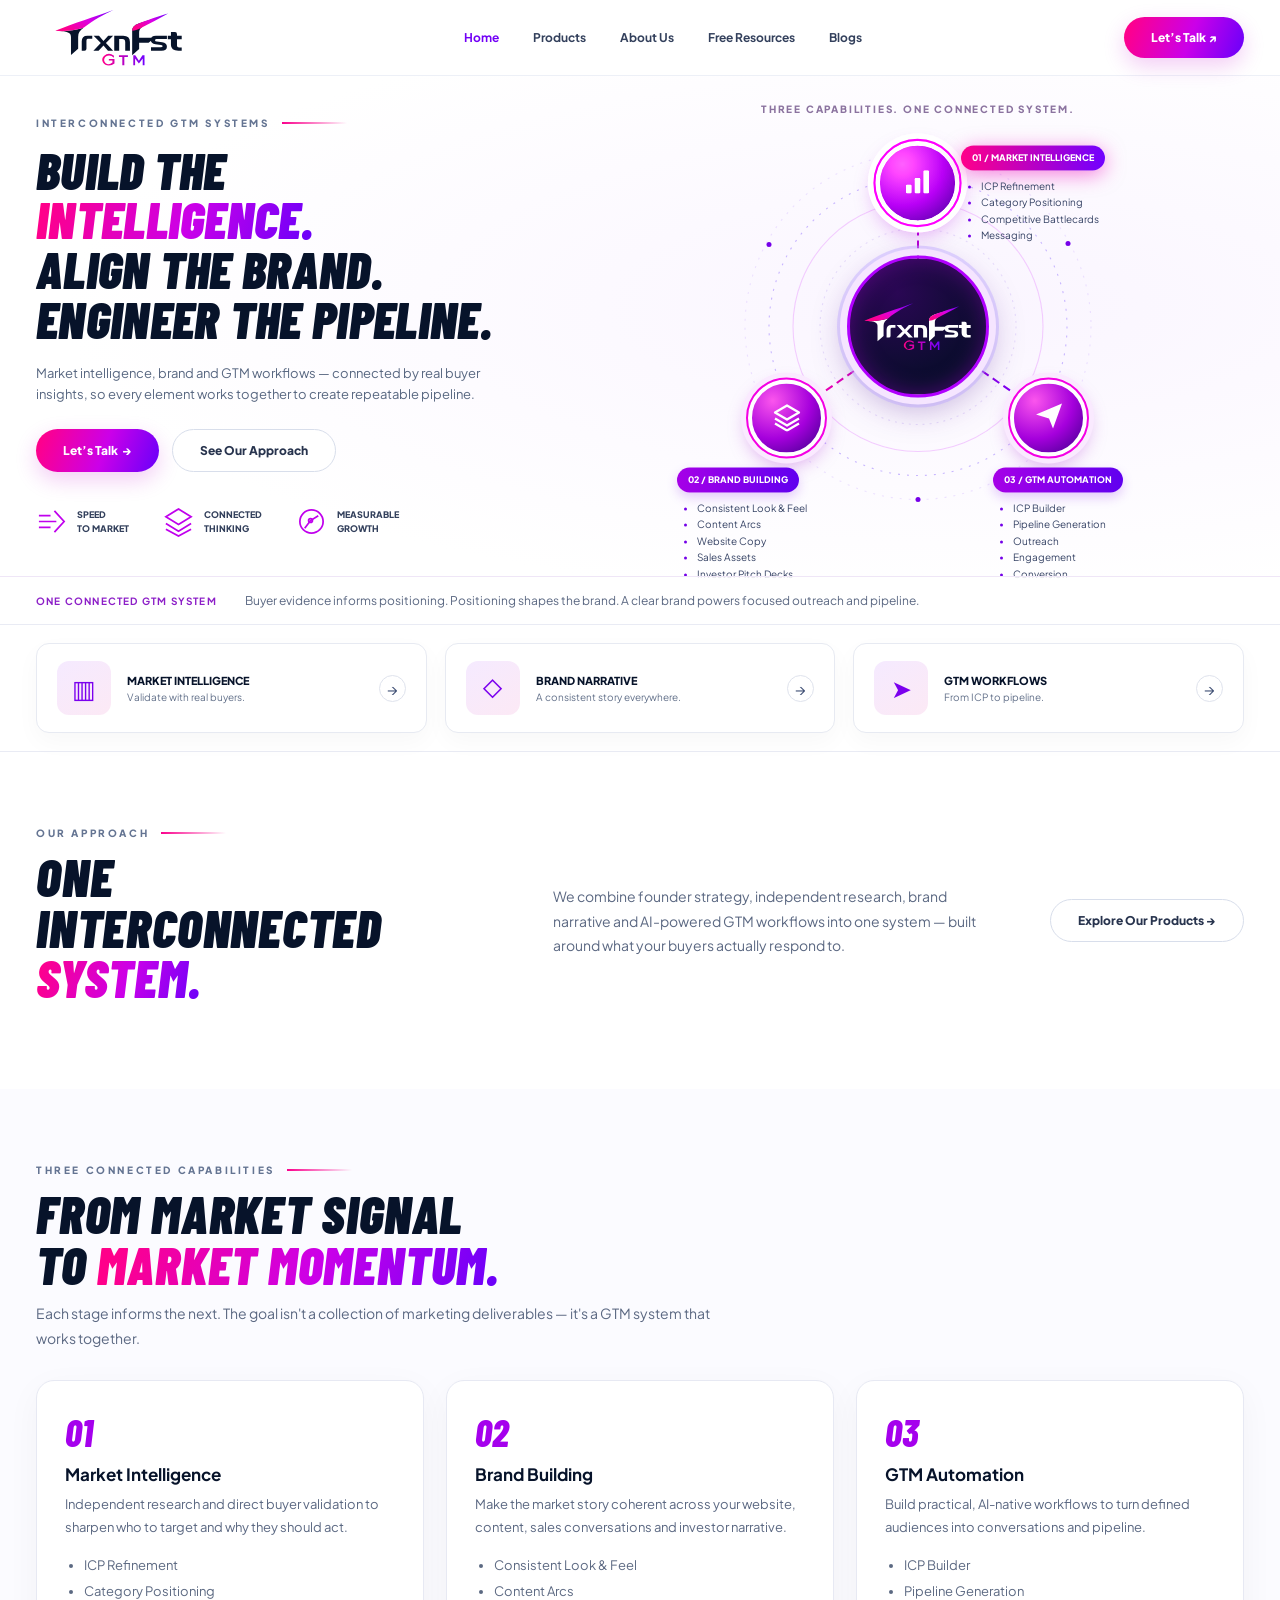
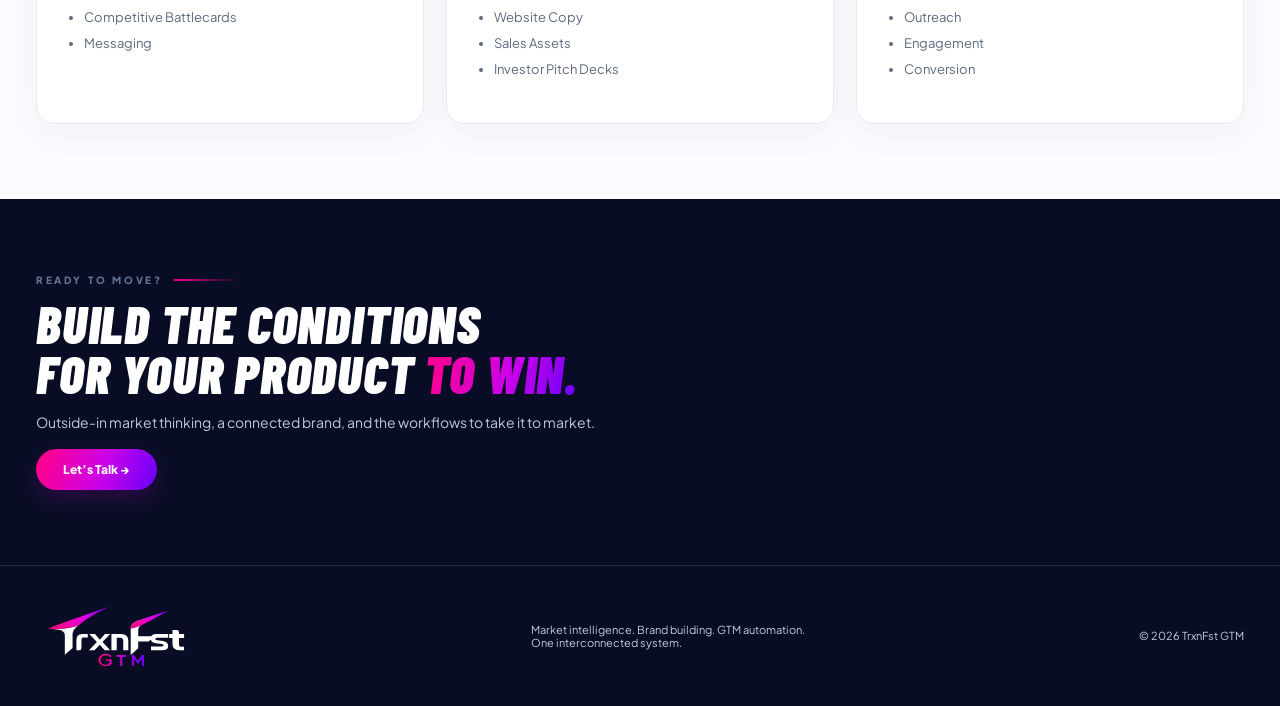
<file: index.html>
<!DOCTYPE html>

<html lang="en"><head><meta charset="utf-8"/><meta content="width=device-width,initial-scale=1" name="viewport"/><meta content="#07132a" name="theme-color"/><meta content="TrxnFst GTM connects market intelligence, brand building and GTM automation to create a stronger B2B pipeline." name="description"/><link href="[data-uri]" rel="icon" type="image/svg+xml"/><link href="styles.css" rel="stylesheet"/><title>Interconnected GTM systems | TrxnFst GTM</title></head><body><header class="site-header"><nav class="wrap nav"><a aria-label="TrxnFst GTM Home" href="index.html"><span aria-label="TrxnFst GTM" class="brand-logo" role="img"><svg aria-label="TrxnFst GTM" role="img" viewbox="25 15 610 290" xmlns="http://www.w3.org/2000/svg"><defs>
<lineargradient id="blade" x1="0%" x2="100%" y1="60%" y2="0%"><stop offset="0%" stop-color="#FF008B"></stop><stop offset="48%" stop-color="#DB00E6"></stop><stop offset="100%" stop-color="#6600FF"></stop></lineargradient>
<lineargradient gradientunits="userSpaceOnUse" id="gtm" x1="260" x2="447" y1="0" y2="0"><stop stop-color="#FF008B"></stop><stop offset="100%" stop-color="#7000FF"></stop></lineargradient>
</defs><path d="M48 130 C78 131 98 133 109 140 C116 145 118 149 118 160 L118 238 L150 210 L150 158 C150 139 158 129 174 117 C128 132 91 131 48 130 Z" fill="#07132A"></path><path d="M48 130 C123 99 229 65 307 37 C265 57 220 79 174 117 C127 131 87 134 48 130 Z" fill="url(#blade)"></path><path d="M166 219 L166 177 Q166 152 191 152 L213 152 L213 166 L193 166 Q187 166 187 174 L187 210 Q187 219 178 219 Z" fill="#07132A"></path><path d="M219 152 L243 152 L263 176 L284 152 L306 152 L274 185 L306 219 L283 219 L263 196 L241 219 L218 219 L251 185 Z" fill="#07132A"></path><path d="M311 219 L311 152 L351 152 Q381 152 381 180 L381 219 L360 219 L360 181 Q360 167 347 167 L333 167 L333 219 Z" fill="#07132A"></path><path d="M391 130 C391 115 400 104 420 97 C440 90 461 85 482 78 C463 92 444 105 430 118 C424 124 422 131 422 141 L422 161 L493 161 L464 183 L422 183 L422 211 L391 239 Z" fill="#07132A"></path><path d="M391 130 C391 115 400 104 420 97 C455 84 510 65 551 53 C512 75 469 98 430 118 C414 126 402 129 391 130 Z" fill="url(#blade)"></path><path d="M475 219 L475 204 L518 204 Q527 204 527 198 Q527 194 520 193 L495 190 Q474 187 474 171 Q474 152 497 152 L546 152 L546 167 L500 167 Q493 167 493 173 Q493 177 501 178 L525 181 Q546 185 546 201 Q546 219 522 219 Z" fill="#07132A"></path><path d="M564 135 L582 135 Q591 135 591 145 L591 152 L612 152 L612 168 L591 168 L591 197 Q591 205 600 205 L612 205 L612 219 L597 219 Q564 219 564 194 L564 168 L550 168 L550 152 L564 152 Z" fill="#07132A"></path><g fill="url(#gtm)"><path d="M309 250 Q300 240 288 240 Q273 240 268 252 Q262 266 273 275 Q287 286 303 272 L303 263 L287 263 L287 256 L312 256 L312 276 Q301 285 287 285 Q269 285 261 272 Q252 255 265 243 Q285 224 310 241 Z" fill="url(#gtm)"></path><path d="M332 239 L372 239 L372 247 L356 247 L356 284 L347 284 L347 247 L332 247 Z" fill="url(#gtm)"></path><path d="M396 284 L396 239 L405 239 L421 264 L437 239 L446 239 L446 284 L438 284 L438 254 L421 276 L404 254 L404 284 Z" fill="url(#gtm)"></path></g></svg></span></a><button aria-expanded="false" aria-label="Toggle navigation" class="menu-toggle">☰</button><div class="nav-links"><a class="active" href="index.html">Home</a><a class="" href="products.html">Products</a><a class="" href="about.html">About Us</a><a class="" href="resources.html">Free Resources</a><a class="" href="blog.html">Blogs</a></div><a class="cta" href="mailto:hello@trxnfirst.com?subject=Let%27s%20Talk%20GTM">Let’s Talk ↗</a></nav></header><section class="hero"><div class="wrap hero-inner"><div class="hero-copy"><div class="eyebrow">INTERCONNECTED GTM SYSTEMS</div><h1>BUILD THE<br/><span class="accent">INTELLIGENCE.</span><br/>ALIGN THE BRAND.<br/>ENGINEER THE PIPELINE.</h1><p>Market intelligence, brand and GTM workflows — connected by real buyer insights, so every element works together to create repeatable pipeline.</p><div class="actions"><a class="btn btn-primary" href="mailto:hello@trxnfirst.com?subject=Let%27s%20Talk%20GTM">Let’s Talk  →</a><a class="btn btn-outline" href="about.html">See Our Approach</a></div><div class="proof"><div class="proof-item"><svg viewbox="0 0 32 32"><path d="M3 16h18M3 10h12M3 22h12M19 5l10 11-10 11"></path></svg><span>SPEED<br/>TO MARKET</span></div><div class="proof-item"><svg viewbox="0 0 32 32"><path d="M16 3 29 11 16 19 3 11 16 3ZM3 18l13 8 13-8M3 24l13 7 13-7"></path></svg><span>CONNECTED<br/>THINKING</span></div><div class="proof-item"><svg viewbox="0 0 32 32"><circle cx="16" cy="16" r="12"></circle><path d="m9 23 6-8 8-5"></path><circle cx="15" cy="15" r="2"></circle></svg><span>MEASURABLE<br/>GROWTH</span></div></div></div><div class="hero-graphic"><div class="viz-kicker">THREE CAPABILITIES. ONE CONNECTED SYSTEM.</div><div aria-label="Connected GTM system: Market Intelligence, Brand Building and GTM Automation" class="system-viz" id="systemViz">
<svg aria-hidden="true" class="system-lines" viewbox="0 0 580 435"><defs><lineargradient id="linegrad" x1="0" x2="1"><stop stop-color="#FF00A8"></stop><stop offset="1" stop-color="#6A00FF"></stop></lineargradient></defs>
<circle class="orbit" cx="290" cy="208" r="149"></circle><circle class="orbit orbit2" cx="290" cy="208" r="125"></circle><circle class="orbit orbit3" cx="290" cy="208" r="98"></circle><circle class="orbit orbit4" cx="290" cy="208" r="173"></circle>
<path class="connector" d="M290 208 L290 64 M290 208 L159 299 M290 208 L421 299"></path>
<circle cx="290" cy="64" fill="#7800ff" r="3"></circle><circle cx="159" cy="299" fill="#7800ff" r="3"></circle><circle cx="421" cy="299" fill="#7800ff" r="3"></circle>
<g class="orbit-dots"><circle cx="290" cy="35" r="2.5"></circle><circle cx="440" cy="125" r="2.5"></circle><circle cx="141" cy="126" r="2.5"></circle><circle cx="290" cy="381" r="2.5"></circle></g></svg>
<div class="core"><div class="core-glow"></div><span aria-label="TrxnFst GTM" class="core-logo" role="img"><svg aria-label="TrxnFst GTM" role="img" viewbox="25 15 610 290" xmlns="http://www.w3.org/2000/svg"><defs>
<lineargradient id="blade" x1="0%" x2="100%" y1="60%" y2="0%"><stop offset="0%" stop-color="#FF008B"></stop><stop offset="48%" stop-color="#DB00E6"></stop><stop offset="100%" stop-color="#6600FF"></stop></lineargradient>
<lineargradient gradientunits="userSpaceOnUse" id="gtm" x1="260" x2="447" y1="0" y2="0"><stop stop-color="#FF008B"></stop><stop offset="100%" stop-color="#7000FF"></stop></lineargradient>
</defs><path d="M48 130 C78 131 98 133 109 140 C116 145 118 149 118 160 L118 238 L150 210 L150 158 C150 139 158 129 174 117 C128 132 91 131 48 130 Z" fill="#FFFFFF"></path><path d="M48 130 C123 99 229 65 307 37 C265 57 220 79 174 117 C127 131 87 134 48 130 Z" fill="url(#blade)"></path><path d="M166 219 L166 177 Q166 152 191 152 L213 152 L213 166 L193 166 Q187 166 187 174 L187 210 Q187 219 178 219 Z" fill="#FFFFFF"></path><path d="M219 152 L243 152 L263 176 L284 152 L306 152 L274 185 L306 219 L283 219 L263 196 L241 219 L218 219 L251 185 Z" fill="#FFFFFF"></path><path d="M311 219 L311 152 L351 152 Q381 152 381 180 L381 219 L360 219 L360 181 Q360 167 347 167 L333 167 L333 219 Z" fill="#FFFFFF"></path><path d="M391 130 C391 115 400 104 420 97 C440 90 461 85 482 78 C463 92 444 105 430 118 C424 124 422 131 422 141 L422 161 L493 161 L464 183 L422 183 L422 211 L391 239 Z" fill="#FFFFFF"></path><path d="M391 130 C391 115 400 104 420 97 C455 84 510 65 551 53 C512 75 469 98 430 118 C414 126 402 129 391 130 Z" fill="url(#blade)"></path><path d="M475 219 L475 204 L518 204 Q527 204 527 198 Q527 194 520 193 L495 190 Q474 187 474 171 Q474 152 497 152 L546 152 L546 167 L500 167 Q493 167 493 173 Q493 177 501 178 L525 181 Q546 185 546 201 Q546 219 522 219 Z" fill="#FFFFFF"></path><path d="M564 135 L582 135 Q591 135 591 145 L591 152 L612 152 L612 168 L591 168 L591 197 Q591 205 600 205 L612 205 L612 219 L597 219 Q564 219 564 194 L564 168 L550 168 L550 152 L564 152 Z" fill="#FFFFFF"></path><g fill="url(#gtm)"><path d="M309 250 Q300 240 288 240 Q273 240 268 252 Q262 266 273 275 Q287 286 303 272 L303 263 L287 263 L287 256 L312 256 L312 276 Q301 285 287 285 Q269 285 261 272 Q252 255 265 243 Q285 224 310 241 Z" fill="url(#gtm)"></path><path d="M332 239 L372 239 L372 247 L356 247 L356 284 L347 284 L347 247 L332 247 Z" fill="url(#gtm)"></path><path d="M396 284 L396 239 L405 239 L421 264 L437 239 L446 239 L446 284 L438 284 L438 254 L421 276 L404 254 L404 284 Z" fill="url(#gtm)"></path></g></svg></span></div>
<div class="node node-intelligence" data-stage="intelligence" tabindex="0"><div class="node-icon"><svg viewbox="0 0 32 32"><rect height="8" rx="1" width="5" x="5" y="19"></rect><rect height="14" rx="1" width="5" x="13" y="13"></rect><rect height="21" rx="1" width="5" x="21" y="6"></rect></svg></div></div>
<div class="node node-brand" data-stage="brand" tabindex="0"><div class="node-icon"><svg viewbox="0 0 32 32"><path d="M4 13 L16 6 L28 13 L16 20 Z M4 19 L16 26 L28 19 M4 24 L16 31 L28 24" fill="none" stroke="currentColor" stroke-linejoin="round" stroke-width="2.3"></path></svg></div></div>
<div class="node node-automation" data-stage="automation" tabindex="0"><div class="node-icon"><svg viewbox="0 0 32 32"><path d="M3 15 L29 4 L20 29 L16 19 Z" fill="currentColor"></path></svg></div></div>
<div class="cap cap-intelligence" data-stage="intelligence"><span class="cap-label">01 / MARKET INTELLIGENCE</span><ul><li>ICP Refinement</li><li>Category Positioning</li><li>Competitive Battlecards</li><li>Messaging</li></ul></div>
<div class="cap cap-brand" data-stage="brand"><span class="cap-label">02 / BRAND BUILDING</span><ul><li>Consistent Look &amp; Feel</li><li>Content Arcs</li><li>Website Copy</li><li>Sales Assets</li><li>Investor Pitch Decks</li></ul></div>
<div class="cap cap-automation" data-stage="automation"><span class="cap-label">03 / GTM AUTOMATION</span><ul><li>ICP Builder</li><li>Pipeline Generation</li><li>Outreach</li><li>Engagement</li><li>Conversion</li></ul></div>
</div></div></div><div class="system-principle"><div class="wrap system-principle-inner"><strong>ONE CONNECTED GTM SYSTEM</strong><span>Buyer evidence informs positioning. Positioning shapes the brand. A clear brand powers focused outreach and pipeline.</span></div></div></section><div class="feature-strip"><div class="wrap feature-grid"><a class="feature-card" href="products.html#intelligence"><div class="feature-icon">▥</div><div><strong>MARKET INTELLIGENCE</strong><small>Validate with real buyers.</small></div><span class="arr">→</span></a><a class="feature-card" href="products.html#brand"><div class="feature-icon">◇</div><div><strong>BRAND NARRATIVE</strong><small>A consistent story everywhere.</small></div><span class="arr">→</span></a><a class="feature-card" href="products.html#automation"><div class="feature-icon">➤</div><div><strong>GTM WORKFLOWS</strong><small>From ICP to pipeline.</small></div><span class="arr">→</span></a></div></div><section class="section" id="approach"><div class="wrap approach-grid"><div><div class="eyebrow">OUR APPROACH</div><h2>ONE<br/>INTERCONNECTED<br/><span class="accent">SYSTEM.</span></h2></div><p>We combine founder strategy, independent research, brand narrative and AI-powered GTM workflows into one system — built around what your buyers actually respond to.</p><a class="btn btn-outline" href="products.html">Explore Our Products →</a></div></section><section class="section light"><div class="wrap"><div class="section-heading reveal"><div class="eyebrow">THREE CONNECTED CAPABILITIES</div><h2>FROM MARKET SIGNAL<br/>TO <span class="accent">MARKET MOMENTUM.</span></h2><p>Each stage informs the next. The goal isn't a collection of marketing deliverables — it's a GTM system that works together.</p></div><div class="cards"><article class="info-card reveal"><span class="number">01</span><h3>Market Intelligence</h3><p>Independent research and direct buyer validation to sharpen who to target and why they should act.</p><ul><li>ICP Refinement</li><li>Category Positioning</li><li>Competitive Battlecards</li><li>Messaging</li></ul></article><article class="info-card reveal"><span class="number">02</span><h3>Brand Building</h3><p>Make the market story coherent across your website, content, sales conversations and investor narrative.</p><ul><li>Consistent Look &amp; Feel</li><li>Content Arcs</li><li>Website Copy</li><li>Sales Assets</li><li>Investor Pitch Decks</li></ul></article><article class="info-card reveal"><span class="number">03</span><h3>GTM Automation</h3><p>Build practical, AI-native workflows to turn defined audiences into conversations and pipeline.</p><ul><li>ICP Builder</li><li>Pipeline Generation</li><li>Outreach</li><li>Engagement</li><li>Conversion</li></ul></article></div></div></section><section class="section bottom-cta"><div class="wrap"><div class="eyebrow">READY TO MOVE?</div><h2>BUILD THE CONDITIONS<br/>FOR YOUR PRODUCT <span class="accent">TO WIN.</span></h2><p>Outside-in market thinking, a connected brand, and the workflows to take it to market.</p><a class="btn btn-primary" href="mailto:hello@trxnfirst.com?subject=Let%27s%20Talk%20GTM">Let’s Talk →</a></div></section><footer class="site-footer"><div class="wrap footer-row"><span aria-label="TrxnFst GTM" class="footer-logo" role="img"><svg aria-label="TrxnFst GTM" role="img" viewbox="25 15 610 290" xmlns="http://www.w3.org/2000/svg"><defs>
<lineargradient id="blade" x1="0%" x2="100%" y1="60%" y2="0%"><stop offset="0%" stop-color="#FF008B"></stop><stop offset="48%" stop-color="#DB00E6"></stop><stop offset="100%" stop-color="#6600FF"></stop></lineargradient>
<lineargradient gradientunits="userSpaceOnUse" id="gtm" x1="260" x2="447" y1="0" y2="0"><stop stop-color="#FF008B"></stop><stop offset="100%" stop-color="#7000FF"></stop></lineargradient>
</defs><path d="M48 130 C78 131 98 133 109 140 C116 145 118 149 118 160 L118 238 L150 210 L150 158 C150 139 158 129 174 117 C128 132 91 131 48 130 Z" fill="#FFFFFF"></path><path d="M48 130 C123 99 229 65 307 37 C265 57 220 79 174 117 C127 131 87 134 48 130 Z" fill="url(#blade)"></path><path d="M166 219 L166 177 Q166 152 191 152 L213 152 L213 166 L193 166 Q187 166 187 174 L187 210 Q187 219 178 219 Z" fill="#FFFFFF"></path><path d="M219 152 L243 152 L263 176 L284 152 L306 152 L274 185 L306 219 L283 219 L263 196 L241 219 L218 219 L251 185 Z" fill="#FFFFFF"></path><path d="M311 219 L311 152 L351 152 Q381 152 381 180 L381 219 L360 219 L360 181 Q360 167 347 167 L333 167 L333 219 Z" fill="#FFFFFF"></path><path d="M391 130 C391 115 400 104 420 97 C440 90 461 85 482 78 C463 92 444 105 430 118 C424 124 422 131 422 141 L422 161 L493 161 L464 183 L422 183 L422 211 L391 239 Z" fill="#FFFFFF"></path><path d="M391 130 C391 115 400 104 420 97 C455 84 510 65 551 53 C512 75 469 98 430 118 C414 126 402 129 391 130 Z" fill="url(#blade)"></path><path d="M475 219 L475 204 L518 204 Q527 204 527 198 Q527 194 520 193 L495 190 Q474 187 474 171 Q474 152 497 152 L546 152 L546 167 L500 167 Q493 167 493 173 Q493 177 501 178 L525 181 Q546 185 546 201 Q546 219 522 219 Z" fill="#FFFFFF"></path><path d="M564 135 L582 135 Q591 135 591 145 L591 152 L612 152 L612 168 L591 168 L591 197 Q591 205 600 205 L612 205 L612 219 L597 219 Q564 219 564 194 L564 168 L550 168 L550 152 L564 152 Z" fill="#FFFFFF"></path><g fill="url(#gtm)"><path d="M309 250 Q300 240 288 240 Q273 240 268 252 Q262 266 273 275 Q287 286 303 272 L303 263 L287 263 L287 256 L312 256 L312 276 Q301 285 287 285 Q269 285 261 272 Q252 255 265 243 Q285 224 310 241 Z" fill="url(#gtm)"></path><path d="M332 239 L372 239 L372 247 L356 247 L356 284 L347 284 L347 247 L332 247 Z" fill="url(#gtm)"></path><path d="M396 284 L396 239 L405 239 L421 264 L437 239 L446 239 L446 284 L438 284 L438 254 L421 276 L404 254 L404 284 Z" fill="url(#gtm)"></path></g></svg></span><small>Market intelligence. Brand building. GTM automation.<br/>One interconnected system.</small><small>© 2026 TrxnFst GTM</small></div></footer><script defer="" src="script.js"></script></body></html>
</file>
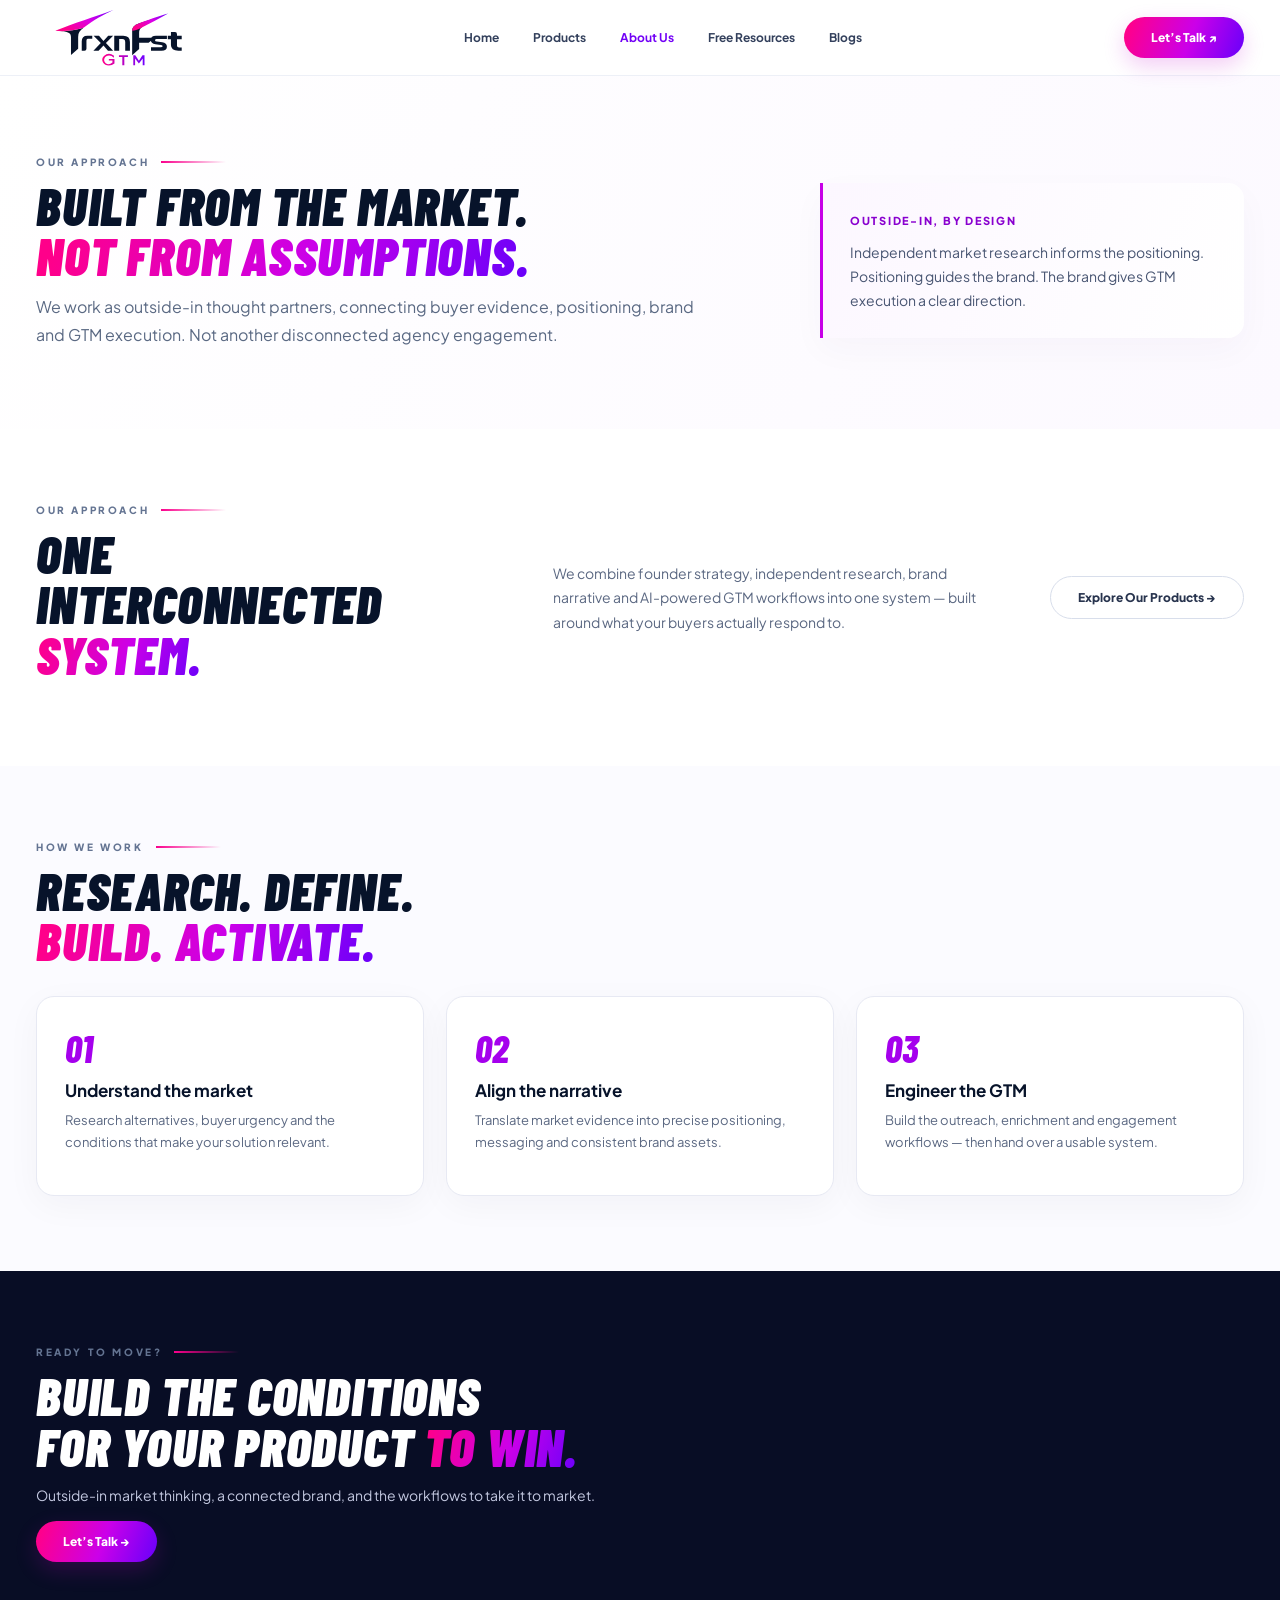
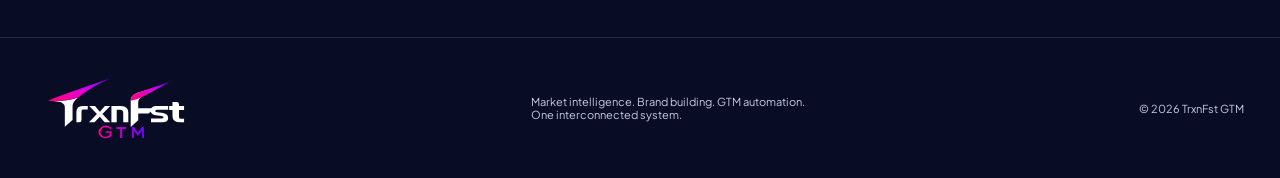
<file: about.html>
<!DOCTYPE html>
<html lang="en"><head><meta charset="utf-8"/><meta content="width=device-width,initial-scale=1" name="viewport"/><meta content="#07132a" name="theme-color"/><meta content="TrxnFst GTM connects market intelligence, brand building and GTM automation to create a stronger B2B pipeline." name="description"/><link href="[data-uri]" rel="icon" type="image/svg+xml"/><link href="styles.css" rel="stylesheet"/><title>Our approach | TrxnFst GTM</title></head><body><header class="site-header"><nav class="wrap nav"><a aria-label="TrxnFst GTM Home" href="index.html"><span aria-label="TrxnFst GTM" class="brand-logo" role="img"><svg aria-label="TrxnFst GTM" role="img" viewbox="25 15 610 290" xmlns="http://www.w3.org/2000/svg"><defs>
<lineargradient id="blade" x1="0%" x2="100%" y1="60%" y2="0%"><stop offset="0%" stop-color="#FF008B"></stop><stop offset="48%" stop-color="#DB00E6"></stop><stop offset="100%" stop-color="#6600FF"></stop></lineargradient>
<lineargradient gradientunits="userSpaceOnUse" id="gtm" x1="260" x2="447" y1="0" y2="0"><stop stop-color="#FF008B"></stop><stop offset="100%" stop-color="#7000FF"></stop></lineargradient>
</defs><path d="M48 130 C78 131 98 133 109 140 C116 145 118 149 118 160 L118 238 L150 210 L150 158 C150 139 158 129 174 117 C128 132 91 131 48 130 Z" fill="#07132A"></path><path d="M48 130 C123 99 229 65 307 37 C265 57 220 79 174 117 C127 131 87 134 48 130 Z" fill="url(#blade)"></path><path d="M166 219 L166 177 Q166 152 191 152 L213 152 L213 166 L193 166 Q187 166 187 174 L187 210 Q187 219 178 219 Z" fill="#07132A"></path><path d="M219 152 L243 152 L263 176 L284 152 L306 152 L274 185 L306 219 L283 219 L263 196 L241 219 L218 219 L251 185 Z" fill="#07132A"></path><path d="M311 219 L311 152 L351 152 Q381 152 381 180 L381 219 L360 219 L360 181 Q360 167 347 167 L333 167 L333 219 Z" fill="#07132A"></path><path d="M391 130 C391 115 400 104 420 97 C440 90 461 85 482 78 C463 92 444 105 430 118 C424 124 422 131 422 141 L422 161 L493 161 L464 183 L422 183 L422 211 L391 239 Z" fill="#07132A"></path><path d="M391 130 C391 115 400 104 420 97 C455 84 510 65 551 53 C512 75 469 98 430 118 C414 126 402 129 391 130 Z" fill="url(#blade)"></path><path d="M475 219 L475 204 L518 204 Q527 204 527 198 Q527 194 520 193 L495 190 Q474 187 474 171 Q474 152 497 152 L546 152 L546 167 L500 167 Q493 167 493 173 Q493 177 501 178 L525 181 Q546 185 546 201 Q546 219 522 219 Z" fill="#07132A"></path><path d="M564 135 L582 135 Q591 135 591 145 L591 152 L612 152 L612 168 L591 168 L591 197 Q591 205 600 205 L612 205 L612 219 L597 219 Q564 219 564 194 L564 168 L550 168 L550 152 L564 152 Z" fill="#07132A"></path><g fill="url(#gtm)"><path d="M309 250 Q300 240 288 240 Q273 240 268 252 Q262 266 273 275 Q287 286 303 272 L303 263 L287 263 L287 256 L312 256 L312 276 Q301 285 287 285 Q269 285 261 272 Q252 255 265 243 Q285 224 310 241 Z" fill="url(#gtm)"></path><path d="M332 239 L372 239 L372 247 L356 247 L356 284 L347 284 L347 247 L332 247 Z" fill="url(#gtm)"></path><path d="M396 284 L396 239 L405 239 L421 264 L437 239 L446 239 L446 284 L438 284 L438 254 L421 276 L404 254 L404 284 Z" fill="url(#gtm)"></path></g></svg></span></a><button aria-expanded="false" aria-label="Toggle navigation" class="menu-toggle">☰</button><div class="nav-links"><a class="" href="index.html">Home</a><a class="" href="products.html">Products</a><a class="active" href="about.html">About Us</a><a class="" href="resources.html">Free Resources</a><a class="" href="blog.html">Blogs</a></div><a class="cta" href="mailto:hello@trxnfirst.com?subject=Let%27s%20Talk%20GTM">Let’s Talk ↗</a></nav></header><section class="page-hero"><div class="wrap"><div class="eyebrow">OUR APPROACH</div><h1>BUILT FROM THE MARKET.<br/><span class="accent">NOT FROM ASSUMPTIONS.</span></h1><p>We work as outside-in thought partners, connecting buyer evidence, positioning, brand and GTM execution. Not another disconnected agency engagement.</p><aside aria-label="Our approach" class="hero-insight"><span class="hero-insight-label">OUTSIDE-IN, BY DESIGN</span><p>Independent market research informs the positioning. Positioning guides the brand. The brand gives GTM execution a clear direction.</p></aside></div></section><section class="section" id="approach"><div class="wrap approach-grid"><div><div class="eyebrow">OUR APPROACH</div><h2>ONE<br/>INTERCONNECTED<br/><span class="accent">SYSTEM.</span></h2></div><p>We combine founder strategy, independent research, brand narrative and AI-powered GTM workflows into one system — built around what your buyers actually respond to.</p><a class="btn btn-outline" href="products.html">Explore Our Products →</a></div></section><section class="section light"><div class="wrap"><div class="section-heading"><div class="eyebrow">HOW WE WORK</div><h2>RESEARCH. DEFINE.<br/><span class="accent">BUILD. ACTIVATE.</span></h2></div><div class="cards"><article class="info-card"><span class="number">01</span><h3>Understand the market</h3><p>Research alternatives, buyer urgency and the conditions that make your solution relevant.</p></article><article class="info-card"><span class="number">02</span><h3>Align the narrative</h3><p>Translate market evidence into precise positioning, messaging and consistent brand assets.</p></article><article class="info-card"><span class="number">03</span><h3>Engineer the GTM</h3><p>Build the outreach, enrichment and engagement workflows — then hand over a usable system.</p></article></div></div></section><section class="section bottom-cta"><div class="wrap"><div class="eyebrow">READY TO MOVE?</div><h2>BUILD THE CONDITIONS<br/>FOR YOUR PRODUCT <span class="accent">TO WIN.</span></h2><p>Outside-in market thinking, a connected brand, and the workflows to take it to market.</p><a class="btn btn-primary" href="mailto:hello@trxnfirst.com?subject=Let%27s%20Talk%20GTM">Let’s Talk →</a></div></section><footer class="site-footer"><div class="wrap footer-row"><span aria-label="TrxnFst GTM" class="footer-logo" role="img"><svg aria-label="TrxnFst GTM" role="img" viewbox="25 15 610 290" xmlns="http://www.w3.org/2000/svg"><defs>
<lineargradient id="blade" x1="0%" x2="100%" y1="60%" y2="0%"><stop offset="0%" stop-color="#FF008B"></stop><stop offset="48%" stop-color="#DB00E6"></stop><stop offset="100%" stop-color="#6600FF"></stop></lineargradient>
<lineargradient gradientunits="userSpaceOnUse" id="gtm" x1="260" x2="447" y1="0" y2="0"><stop stop-color="#FF008B"></stop><stop offset="100%" stop-color="#7000FF"></stop></lineargradient>
</defs><path d="M48 130 C78 131 98 133 109 140 C116 145 118 149 118 160 L118 238 L150 210 L150 158 C150 139 158 129 174 117 C128 132 91 131 48 130 Z" fill="#FFFFFF"></path><path d="M48 130 C123 99 229 65 307 37 C265 57 220 79 174 117 C127 131 87 134 48 130 Z" fill="url(#blade)"></path><path d="M166 219 L166 177 Q166 152 191 152 L213 152 L213 166 L193 166 Q187 166 187 174 L187 210 Q187 219 178 219 Z" fill="#FFFFFF"></path><path d="M219 152 L243 152 L263 176 L284 152 L306 152 L274 185 L306 219 L283 219 L263 196 L241 219 L218 219 L251 185 Z" fill="#FFFFFF"></path><path d="M311 219 L311 152 L351 152 Q381 152 381 180 L381 219 L360 219 L360 181 Q360 167 347 167 L333 167 L333 219 Z" fill="#FFFFFF"></path><path d="M391 130 C391 115 400 104 420 97 C440 90 461 85 482 78 C463 92 444 105 430 118 C424 124 422 131 422 141 L422 161 L493 161 L464 183 L422 183 L422 211 L391 239 Z" fill="#FFFFFF"></path><path d="M391 130 C391 115 400 104 420 97 C455 84 510 65 551 53 C512 75 469 98 430 118 C414 126 402 129 391 130 Z" fill="url(#blade)"></path><path d="M475 219 L475 204 L518 204 Q527 204 527 198 Q527 194 520 193 L495 190 Q474 187 474 171 Q474 152 497 152 L546 152 L546 167 L500 167 Q493 167 493 173 Q493 177 501 178 L525 181 Q546 185 546 201 Q546 219 522 219 Z" fill="#FFFFFF"></path><path d="M564 135 L582 135 Q591 135 591 145 L591 152 L612 152 L612 168 L591 168 L591 197 Q591 205 600 205 L612 205 L612 219 L597 219 Q564 219 564 194 L564 168 L550 168 L550 152 L564 152 Z" fill="#FFFFFF"></path><g fill="url(#gtm)"><path d="M309 250 Q300 240 288 240 Q273 240 268 252 Q262 266 273 275 Q287 286 303 272 L303 263 L287 263 L287 256 L312 256 L312 276 Q301 285 287 285 Q269 285 261 272 Q252 255 265 243 Q285 224 310 241 Z" fill="url(#gtm)"></path><path d="M332 239 L372 239 L372 247 L356 247 L356 284 L347 284 L347 247 L332 247 Z" fill="url(#gtm)"></path><path d="M396 284 L396 239 L405 239 L421 264 L437 239 L446 239 L446 284 L438 284 L438 254 L421 276 L404 254 L404 284 Z" fill="url(#gtm)"></path></g></svg></span><small>Market intelligence. Brand building. GTM automation.<br/>One interconnected system.</small><small>© 2026 TrxnFst GTM</small></div></footer><script defer="" src="script.js"></script></body></html>
</file>
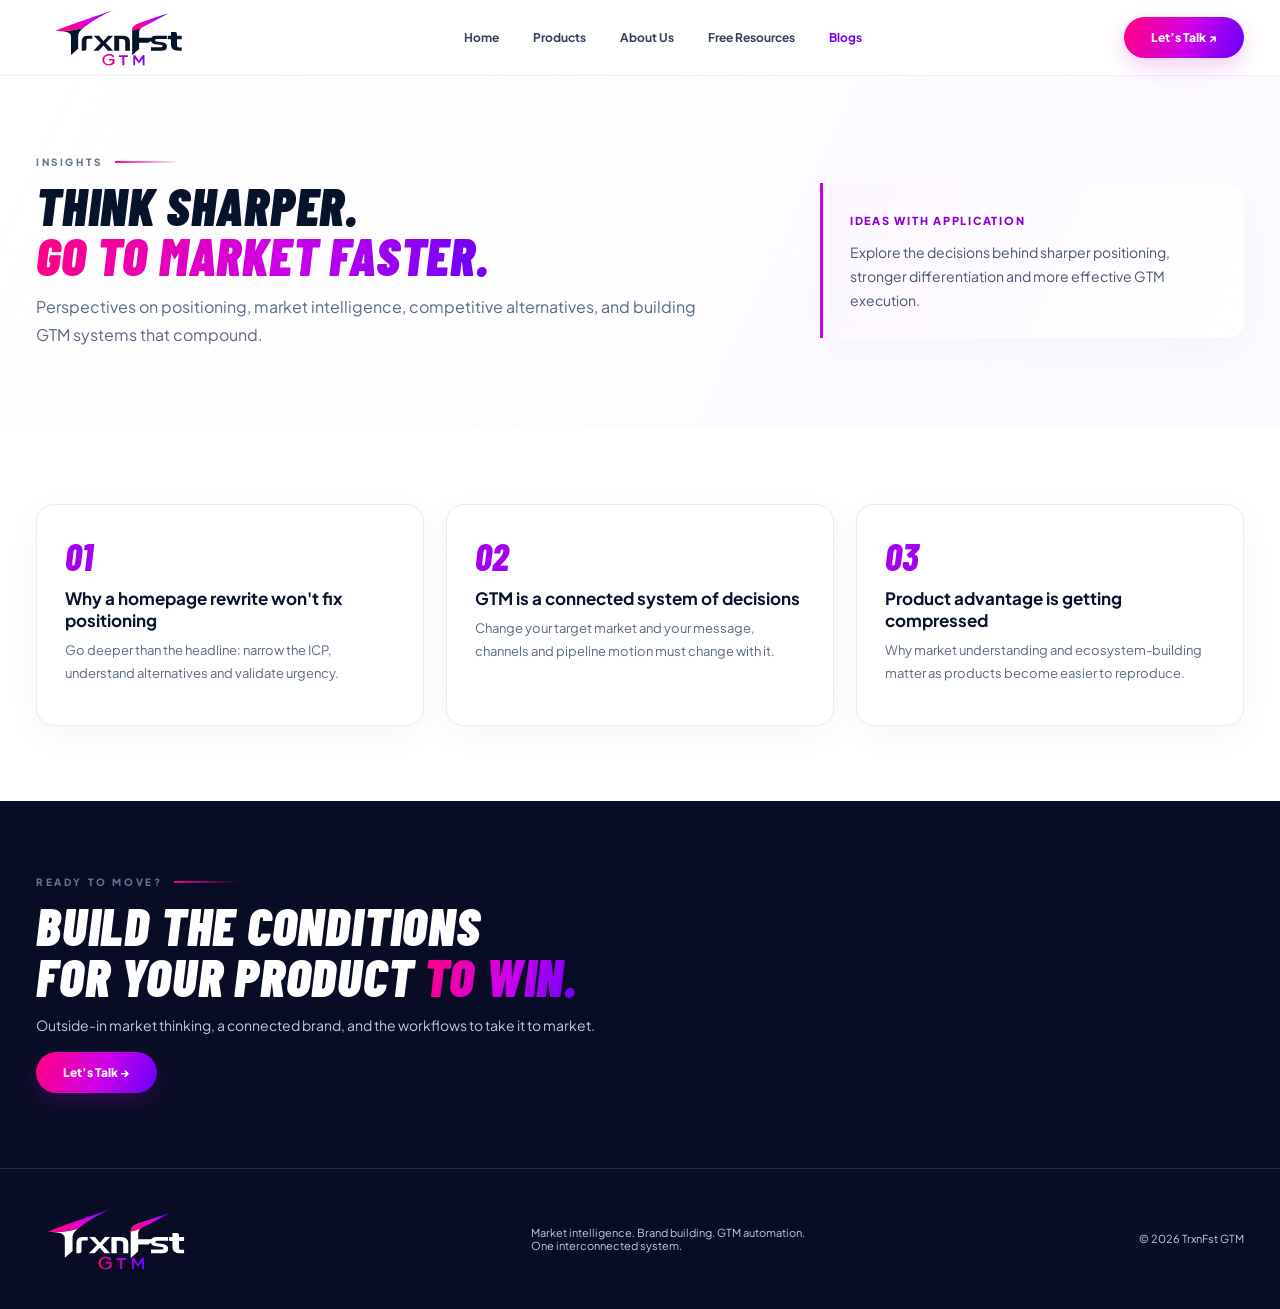
<file: blog.html>
<!DOCTYPE html>
<html lang="en"><head><meta charset="utf-8"/><meta content="width=device-width,initial-scale=1" name="viewport"/><meta content="#07132a" name="theme-color"/><meta content="TrxnFst GTM connects market intelligence, brand building and GTM automation to create a stronger B2B pipeline." name="description"/><link href="[data-uri]" rel="icon" type="image/svg+xml"/><link href="styles.css" rel="stylesheet"/><title>Insights | TrxnFst GTM</title></head><body><header class="site-header"><nav class="wrap nav"><a aria-label="TrxnFst GTM Home" href="index.html"><span aria-label="TrxnFst GTM" class="brand-logo" role="img"><svg aria-label="TrxnFst GTM" role="img" viewbox="25 15 610 290" xmlns="http://www.w3.org/2000/svg"><defs>
<lineargradient id="blade" x1="0%" x2="100%" y1="60%" y2="0%"><stop offset="0%" stop-color="#FF008B"></stop><stop offset="48%" stop-color="#DB00E6"></stop><stop offset="100%" stop-color="#6600FF"></stop></lineargradient>
<lineargradient gradientunits="userSpaceOnUse" id="gtm" x1="260" x2="447" y1="0" y2="0"><stop stop-color="#FF008B"></stop><stop offset="100%" stop-color="#7000FF"></stop></lineargradient>
</defs><path d="M48 130 C78 131 98 133 109 140 C116 145 118 149 118 160 L118 238 L150 210 L150 158 C150 139 158 129 174 117 C128 132 91 131 48 130 Z" fill="#07132A"></path><path d="M48 130 C123 99 229 65 307 37 C265 57 220 79 174 117 C127 131 87 134 48 130 Z" fill="url(#blade)"></path><path d="M166 219 L166 177 Q166 152 191 152 L213 152 L213 166 L193 166 Q187 166 187 174 L187 210 Q187 219 178 219 Z" fill="#07132A"></path><path d="M219 152 L243 152 L263 176 L284 152 L306 152 L274 185 L306 219 L283 219 L263 196 L241 219 L218 219 L251 185 Z" fill="#07132A"></path><path d="M311 219 L311 152 L351 152 Q381 152 381 180 L381 219 L360 219 L360 181 Q360 167 347 167 L333 167 L333 219 Z" fill="#07132A"></path><path d="M391 130 C391 115 400 104 420 97 C440 90 461 85 482 78 C463 92 444 105 430 118 C424 124 422 131 422 141 L422 161 L493 161 L464 183 L422 183 L422 211 L391 239 Z" fill="#07132A"></path><path d="M391 130 C391 115 400 104 420 97 C455 84 510 65 551 53 C512 75 469 98 430 118 C414 126 402 129 391 130 Z" fill="url(#blade)"></path><path d="M475 219 L475 204 L518 204 Q527 204 527 198 Q527 194 520 193 L495 190 Q474 187 474 171 Q474 152 497 152 L546 152 L546 167 L500 167 Q493 167 493 173 Q493 177 501 178 L525 181 Q546 185 546 201 Q546 219 522 219 Z" fill="#07132A"></path><path d="M564 135 L582 135 Q591 135 591 145 L591 152 L612 152 L612 168 L591 168 L591 197 Q591 205 600 205 L612 205 L612 219 L597 219 Q564 219 564 194 L564 168 L550 168 L550 152 L564 152 Z" fill="#07132A"></path><g fill="url(#gtm)"><path d="M309 250 Q300 240 288 240 Q273 240 268 252 Q262 266 273 275 Q287 286 303 272 L303 263 L287 263 L287 256 L312 256 L312 276 Q301 285 287 285 Q269 285 261 272 Q252 255 265 243 Q285 224 310 241 Z" fill="url(#gtm)"></path><path d="M332 239 L372 239 L372 247 L356 247 L356 284 L347 284 L347 247 L332 247 Z" fill="url(#gtm)"></path><path d="M396 284 L396 239 L405 239 L421 264 L437 239 L446 239 L446 284 L438 284 L438 254 L421 276 L404 254 L404 284 Z" fill="url(#gtm)"></path></g></svg></span></a><button aria-expanded="false" aria-label="Toggle navigation" class="menu-toggle">☰</button><div class="nav-links"><a class="" href="index.html">Home</a><a class="" href="products.html">Products</a><a class="" href="about.html">About Us</a><a class="" href="resources.html">Free Resources</a><a class="active" href="blog.html">Blogs</a></div><a class="cta" href="mailto:hello@trxnfirst.com?subject=Let%27s%20Talk%20GTM">Let’s Talk ↗</a></nav></header><section class="page-hero"><div class="wrap"><div class="eyebrow">INSIGHTS</div><h1>THINK SHARPER.<br/><span class="accent">GO TO MARKET FASTER.</span></h1><p>Perspectives on positioning, market intelligence, competitive alternatives, and building GTM systems that compound.</p><aside aria-label="Our approach" class="hero-insight"><span class="hero-insight-label">IDEAS WITH APPLICATION</span><p>Explore the decisions behind sharper positioning, stronger differentiation and more effective GTM execution.</p></aside></div></section><section class="section"><div class="wrap"><div class="cards"><article class="info-card"><span class="number">01</span><h3>Why a homepage rewrite won't fix positioning</h3><p>Go deeper than the headline: narrow the ICP, understand alternatives and validate urgency.</p></article><article class="info-card"><span class="number">02</span><h3>GTM is a connected system of decisions</h3><p>Change your target market and your message, channels and pipeline motion must change with it.</p></article><article class="info-card"><span class="number">03</span><h3>Product advantage is getting compressed</h3><p>Why market understanding and ecosystem-building matter as products become easier to reproduce.</p></article></div></div></section><section class="section bottom-cta"><div class="wrap"><div class="eyebrow">READY TO MOVE?</div><h2>BUILD THE CONDITIONS<br/>FOR YOUR PRODUCT <span class="accent">TO WIN.</span></h2><p>Outside-in market thinking, a connected brand, and the workflows to take it to market.</p><a class="btn btn-primary" href="mailto:hello@trxnfirst.com?subject=Let%27s%20Talk%20GTM">Let’s Talk →</a></div></section><footer class="site-footer"><div class="wrap footer-row"><span aria-label="TrxnFst GTM" class="footer-logo" role="img"><svg aria-label="TrxnFst GTM" role="img" viewbox="25 15 610 290" xmlns="http://www.w3.org/2000/svg"><defs>
<lineargradient id="blade" x1="0%" x2="100%" y1="60%" y2="0%"><stop offset="0%" stop-color="#FF008B"></stop><stop offset="48%" stop-color="#DB00E6"></stop><stop offset="100%" stop-color="#6600FF"></stop></lineargradient>
<lineargradient gradientunits="userSpaceOnUse" id="gtm" x1="260" x2="447" y1="0" y2="0"><stop stop-color="#FF008B"></stop><stop offset="100%" stop-color="#7000FF"></stop></lineargradient>
</defs><path d="M48 130 C78 131 98 133 109 140 C116 145 118 149 118 160 L118 238 L150 210 L150 158 C150 139 158 129 174 117 C128 132 91 131 48 130 Z" fill="#FFFFFF"></path><path d="M48 130 C123 99 229 65 307 37 C265 57 220 79 174 117 C127 131 87 134 48 130 Z" fill="url(#blade)"></path><path d="M166 219 L166 177 Q166 152 191 152 L213 152 L213 166 L193 166 Q187 166 187 174 L187 210 Q187 219 178 219 Z" fill="#FFFFFF"></path><path d="M219 152 L243 152 L263 176 L284 152 L306 152 L274 185 L306 219 L283 219 L263 196 L241 219 L218 219 L251 185 Z" fill="#FFFFFF"></path><path d="M311 219 L311 152 L351 152 Q381 152 381 180 L381 219 L360 219 L360 181 Q360 167 347 167 L333 167 L333 219 Z" fill="#FFFFFF"></path><path d="M391 130 C391 115 400 104 420 97 C440 90 461 85 482 78 C463 92 444 105 430 118 C424 124 422 131 422 141 L422 161 L493 161 L464 183 L422 183 L422 211 L391 239 Z" fill="#FFFFFF"></path><path d="M391 130 C391 115 400 104 420 97 C455 84 510 65 551 53 C512 75 469 98 430 118 C414 126 402 129 391 130 Z" fill="url(#blade)"></path><path d="M475 219 L475 204 L518 204 Q527 204 527 198 Q527 194 520 193 L495 190 Q474 187 474 171 Q474 152 497 152 L546 152 L546 167 L500 167 Q493 167 493 173 Q493 177 501 178 L525 181 Q546 185 546 201 Q546 219 522 219 Z" fill="#FFFFFF"></path><path d="M564 135 L582 135 Q591 135 591 145 L591 152 L612 152 L612 168 L591 168 L591 197 Q591 205 600 205 L612 205 L612 219 L597 219 Q564 219 564 194 L564 168 L550 168 L550 152 L564 152 Z" fill="#FFFFFF"></path><g fill="url(#gtm)"><path d="M309 250 Q300 240 288 240 Q273 240 268 252 Q262 266 273 275 Q287 286 303 272 L303 263 L287 263 L287 256 L312 256 L312 276 Q301 285 287 285 Q269 285 261 272 Q252 255 265 243 Q285 224 310 241 Z" fill="url(#gtm)"></path><path d="M332 239 L372 239 L372 247 L356 247 L356 284 L347 284 L347 247 L332 247 Z" fill="url(#gtm)"></path><path d="M396 284 L396 239 L405 239 L421 264 L437 239 L446 239 L446 284 L438 284 L438 254 L421 276 L404 254 L404 284 Z" fill="url(#gtm)"></path></g></svg></span><small>Market intelligence. Brand building. GTM automation.<br/>One interconnected system.</small><small>© 2026 TrxnFst GTM</small></div></footer><script defer="" src="script.js"></script></body></html>
</file>
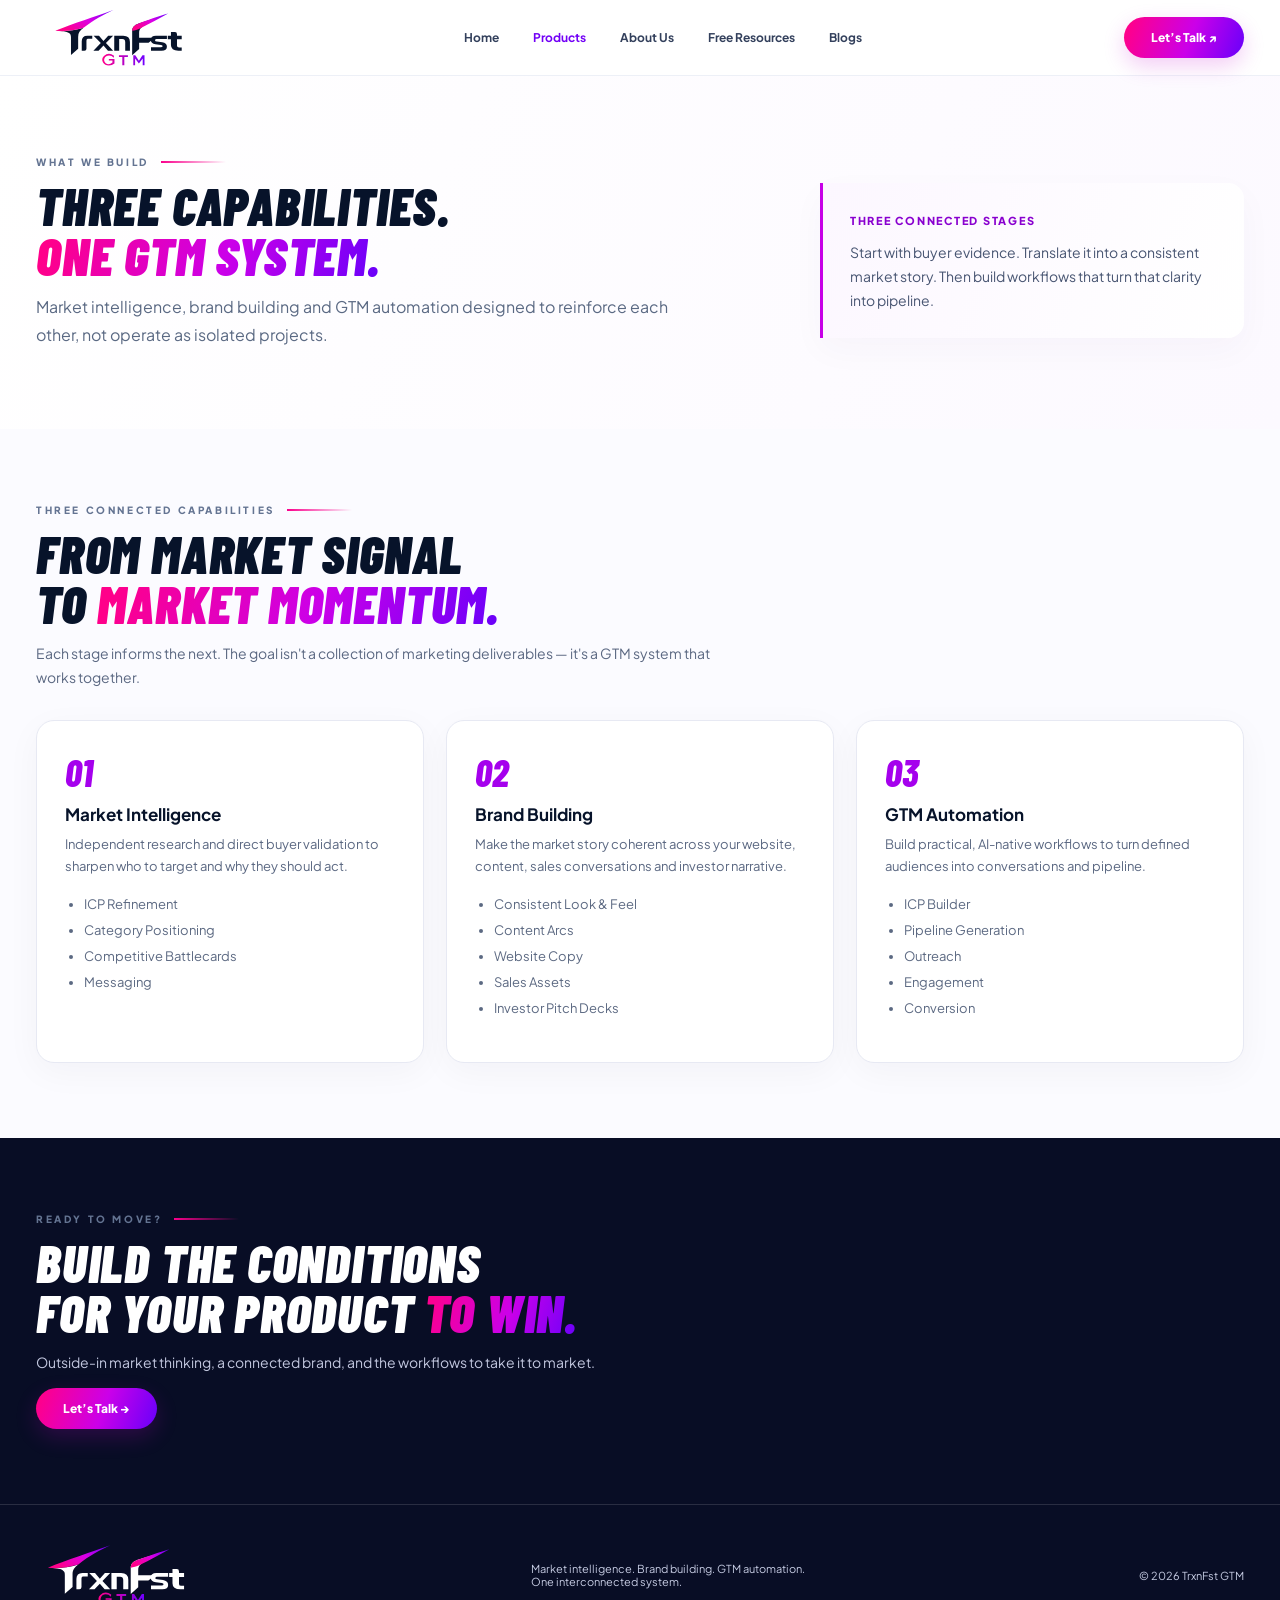
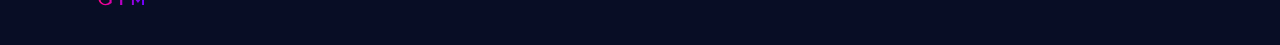
<file: products.html>
<!DOCTYPE html>
<html lang="en"><head><meta charset="utf-8"/><meta content="width=device-width,initial-scale=1" name="viewport"/><meta content="#07132a" name="theme-color"/><meta content="TrxnFst GTM connects market intelligence, brand building and GTM automation to create a stronger B2B pipeline." name="description"/><link href="[data-uri]" rel="icon" type="image/svg+xml"/><link href="styles.css" rel="stylesheet"/><title>Products &amp; capabilities | TrxnFst GTM</title></head><body><header class="site-header"><nav class="wrap nav"><a aria-label="TrxnFst GTM Home" href="index.html"><span aria-label="TrxnFst GTM" class="brand-logo" role="img"><svg aria-label="TrxnFst GTM" role="img" viewbox="25 15 610 290" xmlns="http://www.w3.org/2000/svg"><defs>
<lineargradient id="blade" x1="0%" x2="100%" y1="60%" y2="0%"><stop offset="0%" stop-color="#FF008B"></stop><stop offset="48%" stop-color="#DB00E6"></stop><stop offset="100%" stop-color="#6600FF"></stop></lineargradient>
<lineargradient gradientunits="userSpaceOnUse" id="gtm" x1="260" x2="447" y1="0" y2="0"><stop stop-color="#FF008B"></stop><stop offset="100%" stop-color="#7000FF"></stop></lineargradient>
</defs><path d="M48 130 C78 131 98 133 109 140 C116 145 118 149 118 160 L118 238 L150 210 L150 158 C150 139 158 129 174 117 C128 132 91 131 48 130 Z" fill="#07132A"></path><path d="M48 130 C123 99 229 65 307 37 C265 57 220 79 174 117 C127 131 87 134 48 130 Z" fill="url(#blade)"></path><path d="M166 219 L166 177 Q166 152 191 152 L213 152 L213 166 L193 166 Q187 166 187 174 L187 210 Q187 219 178 219 Z" fill="#07132A"></path><path d="M219 152 L243 152 L263 176 L284 152 L306 152 L274 185 L306 219 L283 219 L263 196 L241 219 L218 219 L251 185 Z" fill="#07132A"></path><path d="M311 219 L311 152 L351 152 Q381 152 381 180 L381 219 L360 219 L360 181 Q360 167 347 167 L333 167 L333 219 Z" fill="#07132A"></path><path d="M391 130 C391 115 400 104 420 97 C440 90 461 85 482 78 C463 92 444 105 430 118 C424 124 422 131 422 141 L422 161 L493 161 L464 183 L422 183 L422 211 L391 239 Z" fill="#07132A"></path><path d="M391 130 C391 115 400 104 420 97 C455 84 510 65 551 53 C512 75 469 98 430 118 C414 126 402 129 391 130 Z" fill="url(#blade)"></path><path d="M475 219 L475 204 L518 204 Q527 204 527 198 Q527 194 520 193 L495 190 Q474 187 474 171 Q474 152 497 152 L546 152 L546 167 L500 167 Q493 167 493 173 Q493 177 501 178 L525 181 Q546 185 546 201 Q546 219 522 219 Z" fill="#07132A"></path><path d="M564 135 L582 135 Q591 135 591 145 L591 152 L612 152 L612 168 L591 168 L591 197 Q591 205 600 205 L612 205 L612 219 L597 219 Q564 219 564 194 L564 168 L550 168 L550 152 L564 152 Z" fill="#07132A"></path><g fill="url(#gtm)"><path d="M309 250 Q300 240 288 240 Q273 240 268 252 Q262 266 273 275 Q287 286 303 272 L303 263 L287 263 L287 256 L312 256 L312 276 Q301 285 287 285 Q269 285 261 272 Q252 255 265 243 Q285 224 310 241 Z" fill="url(#gtm)"></path><path d="M332 239 L372 239 L372 247 L356 247 L356 284 L347 284 L347 247 L332 247 Z" fill="url(#gtm)"></path><path d="M396 284 L396 239 L405 239 L421 264 L437 239 L446 239 L446 284 L438 284 L438 254 L421 276 L404 254 L404 284 Z" fill="url(#gtm)"></path></g></svg></span></a><button aria-expanded="false" aria-label="Toggle navigation" class="menu-toggle">☰</button><div class="nav-links"><a class="" href="index.html">Home</a><a class="active" href="products.html">Products</a><a class="" href="about.html">About Us</a><a class="" href="resources.html">Free Resources</a><a class="" href="blog.html">Blogs</a></div><a class="cta" href="mailto:hello@trxnfirst.com?subject=Let%27s%20Talk%20GTM">Let’s Talk ↗</a></nav></header><section class="page-hero"><div class="wrap"><div class="eyebrow">WHAT WE BUILD</div><h1>THREE CAPABILITIES.<br/><span class="accent">ONE GTM SYSTEM.</span></h1><p>Market intelligence, brand building and GTM automation designed to reinforce each other, not operate as isolated projects.</p><aside aria-label="Our approach" class="hero-insight"><span class="hero-insight-label">THREE CONNECTED STAGES</span><p>Start with buyer evidence. Translate it into a consistent market story. Then build workflows that turn that clarity into pipeline.</p></aside></div></section><section class="section light"><div class="wrap"><div class="section-heading reveal"><div class="eyebrow">THREE CONNECTED CAPABILITIES</div><h2>FROM MARKET SIGNAL<br/>TO <span class="accent">MARKET MOMENTUM.</span></h2><p>Each stage informs the next. The goal isn't a collection of marketing deliverables — it's a GTM system that works together.</p></div><div class="cards"><article class="info-card reveal"><span class="number">01</span><h3>Market Intelligence</h3><p>Independent research and direct buyer validation to sharpen who to target and why they should act.</p><ul><li>ICP Refinement</li><li>Category Positioning</li><li>Competitive Battlecards</li><li>Messaging</li></ul></article><article class="info-card reveal"><span class="number">02</span><h3>Brand Building</h3><p>Make the market story coherent across your website, content, sales conversations and investor narrative.</p><ul><li>Consistent Look &amp; Feel</li><li>Content Arcs</li><li>Website Copy</li><li>Sales Assets</li><li>Investor Pitch Decks</li></ul></article><article class="info-card reveal"><span class="number">03</span><h3>GTM Automation</h3><p>Build practical, AI-native workflows to turn defined audiences into conversations and pipeline.</p><ul><li>ICP Builder</li><li>Pipeline Generation</li><li>Outreach</li><li>Engagement</li><li>Conversion</li></ul></article></div></div></section><section class="section bottom-cta"><div class="wrap"><div class="eyebrow">READY TO MOVE?</div><h2>BUILD THE CONDITIONS<br/>FOR YOUR PRODUCT <span class="accent">TO WIN.</span></h2><p>Outside-in market thinking, a connected brand, and the workflows to take it to market.</p><a class="btn btn-primary" href="mailto:hello@trxnfirst.com?subject=Let%27s%20Talk%20GTM">Let’s Talk →</a></div></section><footer class="site-footer"><div class="wrap footer-row"><span aria-label="TrxnFst GTM" class="footer-logo" role="img"><svg aria-label="TrxnFst GTM" role="img" viewbox="25 15 610 290" xmlns="http://www.w3.org/2000/svg"><defs>
<lineargradient id="blade" x1="0%" x2="100%" y1="60%" y2="0%"><stop offset="0%" stop-color="#FF008B"></stop><stop offset="48%" stop-color="#DB00E6"></stop><stop offset="100%" stop-color="#6600FF"></stop></lineargradient>
<lineargradient gradientunits="userSpaceOnUse" id="gtm" x1="260" x2="447" y1="0" y2="0"><stop stop-color="#FF008B"></stop><stop offset="100%" stop-color="#7000FF"></stop></lineargradient>
</defs><path d="M48 130 C78 131 98 133 109 140 C116 145 118 149 118 160 L118 238 L150 210 L150 158 C150 139 158 129 174 117 C128 132 91 131 48 130 Z" fill="#FFFFFF"></path><path d="M48 130 C123 99 229 65 307 37 C265 57 220 79 174 117 C127 131 87 134 48 130 Z" fill="url(#blade)"></path><path d="M166 219 L166 177 Q166 152 191 152 L213 152 L213 166 L193 166 Q187 166 187 174 L187 210 Q187 219 178 219 Z" fill="#FFFFFF"></path><path d="M219 152 L243 152 L263 176 L284 152 L306 152 L274 185 L306 219 L283 219 L263 196 L241 219 L218 219 L251 185 Z" fill="#FFFFFF"></path><path d="M311 219 L311 152 L351 152 Q381 152 381 180 L381 219 L360 219 L360 181 Q360 167 347 167 L333 167 L333 219 Z" fill="#FFFFFF"></path><path d="M391 130 C391 115 400 104 420 97 C440 90 461 85 482 78 C463 92 444 105 430 118 C424 124 422 131 422 141 L422 161 L493 161 L464 183 L422 183 L422 211 L391 239 Z" fill="#FFFFFF"></path><path d="M391 130 C391 115 400 104 420 97 C455 84 510 65 551 53 C512 75 469 98 430 118 C414 126 402 129 391 130 Z" fill="url(#blade)"></path><path d="M475 219 L475 204 L518 204 Q527 204 527 198 Q527 194 520 193 L495 190 Q474 187 474 171 Q474 152 497 152 L546 152 L546 167 L500 167 Q493 167 493 173 Q493 177 501 178 L525 181 Q546 185 546 201 Q546 219 522 219 Z" fill="#FFFFFF"></path><path d="M564 135 L582 135 Q591 135 591 145 L591 152 L612 152 L612 168 L591 168 L591 197 Q591 205 600 205 L612 205 L612 219 L597 219 Q564 219 564 194 L564 168 L550 168 L550 152 L564 152 Z" fill="#FFFFFF"></path><g fill="url(#gtm)"><path d="M309 250 Q300 240 288 240 Q273 240 268 252 Q262 266 273 275 Q287 286 303 272 L303 263 L287 263 L287 256 L312 256 L312 276 Q301 285 287 285 Q269 285 261 272 Q252 255 265 243 Q285 224 310 241 Z" fill="url(#gtm)"></path><path d="M332 239 L372 239 L372 247 L356 247 L356 284 L347 284 L347 247 L332 247 Z" fill="url(#gtm)"></path><path d="M396 284 L396 239 L405 239 L421 264 L437 239 L446 239 L446 284 L438 284 L438 254 L421 276 L404 254 L404 284 Z" fill="url(#gtm)"></path></g></svg></span><small>Market intelligence. Brand building. GTM automation.<br/>One interconnected system.</small><small>© 2026 TrxnFst GTM</small></div></footer><script defer="" src="script.js"></script></body></html>
</file>
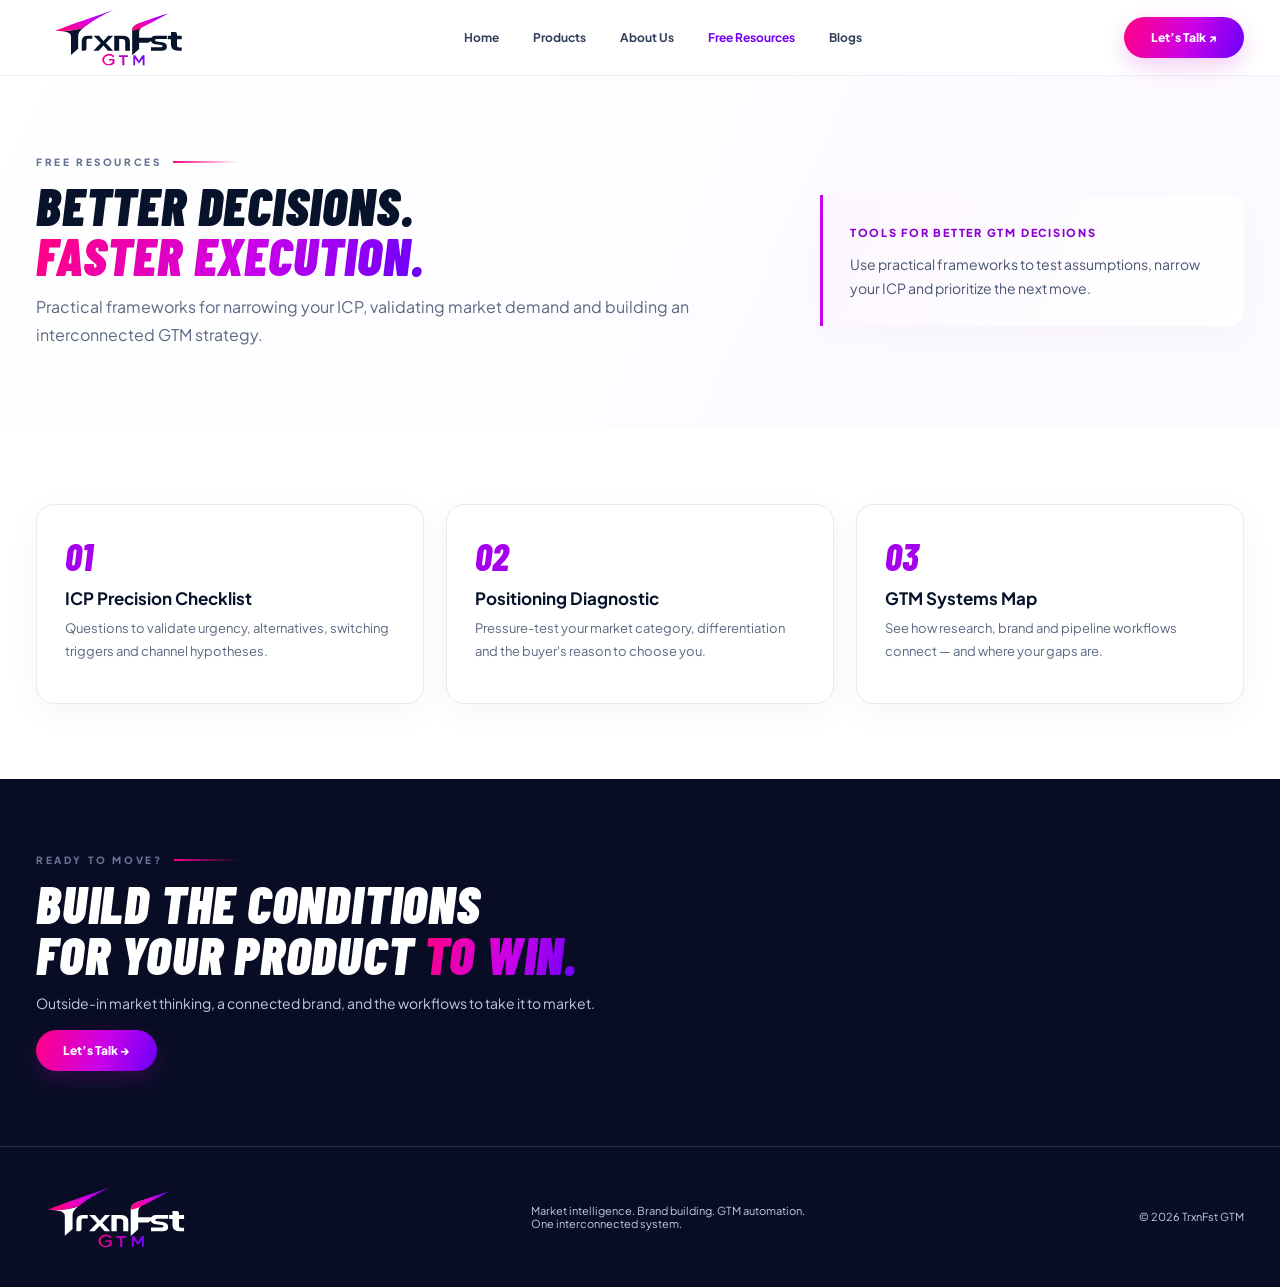
<file: resources.html>
<!DOCTYPE html>
<html lang="en"><head><meta charset="utf-8"/><meta content="width=device-width,initial-scale=1" name="viewport"/><meta content="#07132a" name="theme-color"/><meta content="TrxnFst GTM connects market intelligence, brand building and GTM automation to create a stronger B2B pipeline." name="description"/><link href="[data-uri]" rel="icon" type="image/svg+xml"/><link href="styles.css" rel="stylesheet"/><title>Free resources | TrxnFst GTM</title></head><body><header class="site-header"><nav class="wrap nav"><a aria-label="TrxnFst GTM Home" href="index.html"><span aria-label="TrxnFst GTM" class="brand-logo" role="img"><svg aria-label="TrxnFst GTM" role="img" viewbox="25 15 610 290" xmlns="http://www.w3.org/2000/svg"><defs>
<lineargradient id="blade" x1="0%" x2="100%" y1="60%" y2="0%"><stop offset="0%" stop-color="#FF008B"></stop><stop offset="48%" stop-color="#DB00E6"></stop><stop offset="100%" stop-color="#6600FF"></stop></lineargradient>
<lineargradient gradientunits="userSpaceOnUse" id="gtm" x1="260" x2="447" y1="0" y2="0"><stop stop-color="#FF008B"></stop><stop offset="100%" stop-color="#7000FF"></stop></lineargradient>
</defs><path d="M48 130 C78 131 98 133 109 140 C116 145 118 149 118 160 L118 238 L150 210 L150 158 C150 139 158 129 174 117 C128 132 91 131 48 130 Z" fill="#07132A"></path><path d="M48 130 C123 99 229 65 307 37 C265 57 220 79 174 117 C127 131 87 134 48 130 Z" fill="url(#blade)"></path><path d="M166 219 L166 177 Q166 152 191 152 L213 152 L213 166 L193 166 Q187 166 187 174 L187 210 Q187 219 178 219 Z" fill="#07132A"></path><path d="M219 152 L243 152 L263 176 L284 152 L306 152 L274 185 L306 219 L283 219 L263 196 L241 219 L218 219 L251 185 Z" fill="#07132A"></path><path d="M311 219 L311 152 L351 152 Q381 152 381 180 L381 219 L360 219 L360 181 Q360 167 347 167 L333 167 L333 219 Z" fill="#07132A"></path><path d="M391 130 C391 115 400 104 420 97 C440 90 461 85 482 78 C463 92 444 105 430 118 C424 124 422 131 422 141 L422 161 L493 161 L464 183 L422 183 L422 211 L391 239 Z" fill="#07132A"></path><path d="M391 130 C391 115 400 104 420 97 C455 84 510 65 551 53 C512 75 469 98 430 118 C414 126 402 129 391 130 Z" fill="url(#blade)"></path><path d="M475 219 L475 204 L518 204 Q527 204 527 198 Q527 194 520 193 L495 190 Q474 187 474 171 Q474 152 497 152 L546 152 L546 167 L500 167 Q493 167 493 173 Q493 177 501 178 L525 181 Q546 185 546 201 Q546 219 522 219 Z" fill="#07132A"></path><path d="M564 135 L582 135 Q591 135 591 145 L591 152 L612 152 L612 168 L591 168 L591 197 Q591 205 600 205 L612 205 L612 219 L597 219 Q564 219 564 194 L564 168 L550 168 L550 152 L564 152 Z" fill="#07132A"></path><g fill="url(#gtm)"><path d="M309 250 Q300 240 288 240 Q273 240 268 252 Q262 266 273 275 Q287 286 303 272 L303 263 L287 263 L287 256 L312 256 L312 276 Q301 285 287 285 Q269 285 261 272 Q252 255 265 243 Q285 224 310 241 Z" fill="url(#gtm)"></path><path d="M332 239 L372 239 L372 247 L356 247 L356 284 L347 284 L347 247 L332 247 Z" fill="url(#gtm)"></path><path d="M396 284 L396 239 L405 239 L421 264 L437 239 L446 239 L446 284 L438 284 L438 254 L421 276 L404 254 L404 284 Z" fill="url(#gtm)"></path></g></svg></span></a><button aria-expanded="false" aria-label="Toggle navigation" class="menu-toggle">☰</button><div class="nav-links"><a class="" href="index.html">Home</a><a class="" href="products.html">Products</a><a class="" href="about.html">About Us</a><a class="active" href="resources.html">Free Resources</a><a class="" href="blog.html">Blogs</a></div><a class="cta" href="mailto:hello@trxnfirst.com?subject=Let%27s%20Talk%20GTM">Let’s Talk ↗</a></nav></header><section class="page-hero"><div class="wrap"><div class="eyebrow">FREE RESOURCES</div><h1>BETTER DECISIONS.<br/><span class="accent">FASTER EXECUTION.</span></h1><p>Practical frameworks for narrowing your ICP, validating market demand and building an interconnected GTM strategy.</p><aside aria-label="Our approach" class="hero-insight"><span class="hero-insight-label">TOOLS FOR BETTER GTM DECISIONS</span><p>Use practical frameworks to test assumptions, narrow your ICP and prioritize the next move.</p></aside></div></section><section class="section"><div class="wrap"><div class="cards"><article class="info-card"><span class="number">01</span><h3>ICP Precision Checklist</h3><p>Questions to validate urgency, alternatives, switching triggers and channel hypotheses.</p></article><article class="info-card"><span class="number">02</span><h3>Positioning Diagnostic</h3><p>Pressure-test your market category, differentiation and the buyer's reason to choose you.</p></article><article class="info-card"><span class="number">03</span><h3>GTM Systems Map</h3><p>See how research, brand and pipeline workflows connect — and where your gaps are.</p></article></div></div></section><section class="section bottom-cta"><div class="wrap"><div class="eyebrow">READY TO MOVE?</div><h2>BUILD THE CONDITIONS<br/>FOR YOUR PRODUCT <span class="accent">TO WIN.</span></h2><p>Outside-in market thinking, a connected brand, and the workflows to take it to market.</p><a class="btn btn-primary" href="mailto:hello@trxnfirst.com?subject=Let%27s%20Talk%20GTM">Let’s Talk →</a></div></section><footer class="site-footer"><div class="wrap footer-row"><span aria-label="TrxnFst GTM" class="footer-logo" role="img"><svg aria-label="TrxnFst GTM" role="img" viewbox="25 15 610 290" xmlns="http://www.w3.org/2000/svg"><defs>
<lineargradient id="blade" x1="0%" x2="100%" y1="60%" y2="0%"><stop offset="0%" stop-color="#FF008B"></stop><stop offset="48%" stop-color="#DB00E6"></stop><stop offset="100%" stop-color="#6600FF"></stop></lineargradient>
<lineargradient gradientunits="userSpaceOnUse" id="gtm" x1="260" x2="447" y1="0" y2="0"><stop stop-color="#FF008B"></stop><stop offset="100%" stop-color="#7000FF"></stop></lineargradient>
</defs><path d="M48 130 C78 131 98 133 109 140 C116 145 118 149 118 160 L118 238 L150 210 L150 158 C150 139 158 129 174 117 C128 132 91 131 48 130 Z" fill="#FFFFFF"></path><path d="M48 130 C123 99 229 65 307 37 C265 57 220 79 174 117 C127 131 87 134 48 130 Z" fill="url(#blade)"></path><path d="M166 219 L166 177 Q166 152 191 152 L213 152 L213 166 L193 166 Q187 166 187 174 L187 210 Q187 219 178 219 Z" fill="#FFFFFF"></path><path d="M219 152 L243 152 L263 176 L284 152 L306 152 L274 185 L306 219 L283 219 L263 196 L241 219 L218 219 L251 185 Z" fill="#FFFFFF"></path><path d="M311 219 L311 152 L351 152 Q381 152 381 180 L381 219 L360 219 L360 181 Q360 167 347 167 L333 167 L333 219 Z" fill="#FFFFFF"></path><path d="M391 130 C391 115 400 104 420 97 C440 90 461 85 482 78 C463 92 444 105 430 118 C424 124 422 131 422 141 L422 161 L493 161 L464 183 L422 183 L422 211 L391 239 Z" fill="#FFFFFF"></path><path d="M391 130 C391 115 400 104 420 97 C455 84 510 65 551 53 C512 75 469 98 430 118 C414 126 402 129 391 130 Z" fill="url(#blade)"></path><path d="M475 219 L475 204 L518 204 Q527 204 527 198 Q527 194 520 193 L495 190 Q474 187 474 171 Q474 152 497 152 L546 152 L546 167 L500 167 Q493 167 493 173 Q493 177 501 178 L525 181 Q546 185 546 201 Q546 219 522 219 Z" fill="#FFFFFF"></path><path d="M564 135 L582 135 Q591 135 591 145 L591 152 L612 152 L612 168 L591 168 L591 197 Q591 205 600 205 L612 205 L612 219 L597 219 Q564 219 564 194 L564 168 L550 168 L550 152 L564 152 Z" fill="#FFFFFF"></path><g fill="url(#gtm)"><path d="M309 250 Q300 240 288 240 Q273 240 268 252 Q262 266 273 275 Q287 286 303 272 L303 263 L287 263 L287 256 L312 256 L312 276 Q301 285 287 285 Q269 285 261 272 Q252 255 265 243 Q285 224 310 241 Z" fill="url(#gtm)"></path><path d="M332 239 L372 239 L372 247 L356 247 L356 284 L347 284 L347 247 L332 247 Z" fill="url(#gtm)"></path><path d="M396 284 L396 239 L405 239 L421 264 L437 239 L446 239 L446 284 L438 284 L438 254 L421 276 L404 254 L404 284 Z" fill="url(#gtm)"></path></g></svg></span><small>Market intelligence. Brand building. GTM automation.<br/>One interconnected system.</small><small>© 2026 TrxnFst GTM</small></div></footer><script defer="" src="script.js"></script></body></html>
</file>
<file: styles.css>
@import url('https://fonts.googleapis.com/css2?family=Barlow+Condensed:ital,wght@0,600;0,700;0,800;0,900;1,700;1,800;1,900&family=Plus+Jakarta+Sans:wght@400;500;600;700;800&display=swap');
:root{--ink:#07132a;--muted:#65718b;--pink:#fa008c;--purple:#7200f6;--line:#e7e8f1;--grad:linear-gradient(110deg,#ff008a 5%,#cb00e9 55%,#6700fa 100%)}*{box-sizing:border-box}html{scroll-behavior:smooth}body{margin:0;color:var(--ink);background:#fff;font-family:'Plus Jakarta Sans',Arial,sans-serif}a{color:inherit;text-decoration:none}button{font:inherit}img{max-width:100%}.wrap{width:min(1300px,calc(100% - 72px));margin:auto}.site-header{height:76px;background:rgba(255,255,255,.96);border-bottom:1px solid #edf0f7;position:sticky;top:0;z-index:50;backdrop-filter:blur(18px)}.nav{height:100%;display:flex;align-items:center;justify-content:space-between;gap:25px}.brand-logo{display:block;width:156px;height:67px;object-fit:contain;object-position:left center}.nav-links{display:flex;align-items:center;gap:34px;font-size:12px;font-weight:700;color:#33405c}.nav-links a:hover,.nav-links a.active{color:var(--purple)}.cta,.btn{display:inline-flex;align-items:center;justify-content:center;gap:13px;border-radius:50px;padding:13px 27px;font-size:12px;font-weight:800;white-space:nowrap;transition:transform .25s,box-shadow .25s}.cta,.btn-primary{background:var(--grad);color:#fff;box-shadow:0 8px 22px #c500cf33}.cta:hover,.btn-primary:hover{transform:translateY(-2px);box-shadow:0 12px 27px #c500cf50}.btn-outline{border:1px solid #d8deeb;background:#fff;color:#28344e}.btn-outline:hover{border-color:#c000e9}.menu-toggle{display:none;background:none;border:0;font-size:24px}.hero{min-height:500px;position:relative;overflow:hidden;background:radial-gradient(ellipse at 68% 44%,#f8f1ff 0%,#fff 55%)}.hero::after{content:'';position:absolute;inset:auto 0 0;height:65px;background:linear-gradient(0deg,#fff,transparent);pointer-events:none}.speed-art{position:absolute;inset:0;width:100%;height:100%;pointer-events:none;z-index:0}.speed-right{animation:speedShift 7s ease-in-out infinite alternate}.speed-left{animation:speedShift 9s ease-in-out infinite alternate-reverse}@keyframes speedShift{to{transform:translateX(28px);opacity:.64}}.hero-inner{min-height:500px;display:grid;grid-template-columns:46% 54%;align-items:center;position:relative;z-index:1}.hero-copy{padding:40px 0 38px;position:relative;z-index:2}.eyebrow{font-size:10px;letter-spacing:.26em;font-weight:800;color:#647492;display:flex;align-items:center;gap:12px}.eyebrow::after{content:'';display:inline-block;width:65px;height:2px;background:linear-gradient(90deg,var(--pink),transparent)}h1,h2,h3,p{margin-top:0}.hero h1{font-family:'Barlow Condensed',Impact,sans-serif;font-style:italic;font-weight:900;font-size:clamp(36px,4.05vw,65px);line-height:.96;letter-spacing:.006em;text-transform:uppercase;margin:16px 0 19px;max-width:700px}.hero h1 .accent,.accent{background:var(--grad);-webkit-background-clip:text;background-clip:text;color:transparent}.hero p{font-size:13px;line-height:1.65;color:#586781;max-width:490px;margin-bottom:24px}.actions{display:flex;gap:13px;flex-wrap:wrap}.proof{display:flex;gap:34px;margin-top:34px;flex-wrap:wrap}.proof-item{display:flex;align-items:center;gap:10px;font-size:9px;font-weight:800;line-height:1.5;color:#33405c}.proof-item svg{width:31px;height:31px;stroke:#c000ed;fill:none;stroke-width:1.8}.hero-graphic{position:relative;align-self:stretch;min-height:500px}.viz-kicker{position:absolute;top:27px;left:50%;transform:translateX(-50%);z-index:3;font-size:10px;letter-spacing:.18em;font-weight:800;color:#8b739f;white-space:nowrap}.system-viz{width:580px;height:435px;position:absolute;left:50%;top:52%;transform:translate(-50%,-50%);isolation:isolate}.system-lines{position:absolute;inset:0;width:100%;height:100%;overflow:visible}.orbit{fill:none;stroke:#b29aff;stroke-width:1.1;stroke-dasharray:2 7;opacity:.7;transform-origin:290px 208px;animation:rotate 70s linear infinite}.orbit2{stroke:#edafff;stroke-dasharray:none;opacity:.6;animation-direction:reverse}.orbit3{stroke:#dfd1fa;stroke-dasharray:2 5;animation-duration:50s}.orbit4{stroke:#d9c4ff;opacity:.48;animation-duration:90s}@keyframes rotate{to{transform:rotate(360deg)}}.connector{stroke:url(#linegrad);stroke-width:2;fill:none;stroke-dasharray:8 5;animation:dash 3s linear infinite}@keyframes dash{to{stroke-dashoffset:-78}}.orbit-dots circle{fill:#7600e9}.core{position:absolute;width:142px;height:142px;left:219px;top:137px;border-radius:50%;background:radial-gradient(circle at 35% 25%,#2a0754,#080d2a 70%);border:3px solid #b100ff;box-shadow:0 0 0 7px #f5e5ff,0 0 0 10px #bca4ff6e,0 10px 34px #4e158e5c;display:grid;place-items:center;animation:corePulse 4s ease-in-out infinite;z-index:2}.core img{width:111px;height:94px;object-fit:contain}.core-glow{position:absolute;inset:0;border-radius:50%;box-shadow:inset 0 0 25px #d000ff55}@keyframes corePulse{50%{box-shadow:0 0 0 8px #f5e5ff,0 0 0 13px #bca4ff7b,0 10px 45px #d500ff69}}.node{position:absolute;width:77px;height:77px;border-radius:50%;background:radial-gradient(circle at 30% 25%,#fb55ed,#a500dc 54%,#390087);border:4px solid #fff;outline:2px solid #f500e4;box-shadow:0 0 0 7px #faeaff,0 8px 20px #9900c55e;display:grid;place-items:center;z-index:3;cursor:pointer;transition:transform .25s,filter .25s}.node:hover,.node:focus-visible,.node.is-active{transform:scale(1.09);filter:brightness(1.12)}.node-icon svg{width:32px;height:32px;color:white;fill:white}.node-intelligence{left:251.5px;top:25.5px}.node-brand{left:120.5px;top:260.5px}.node-automation{left:382.5px;top:260.5px}.cap{position:absolute;z-index:4;color:#364365;font-size:10px;line-height:1.65}.cap-label{display:inline-block;background:linear-gradient(90deg,#a600e7,#6000ef);color:#fff;font-size:9px;font-weight:800;white-space:nowrap;border-radius:30px;padding:5px 11px;box-shadow:0 5px 12px #7a00e633}.cap ul{margin:7px 0 0;padding-left:20px}.cap li::marker{color:#7400e8}.cap-intelligence{left:333px;top:27px}.cap-brand{left:49px;top:349px}.cap-automation{left:365px;top:349px}.cap.is-active .cap-label{background:linear-gradient(90deg,#ff008a,#7100ff);box-shadow:0 4px 20px #f000bc80}.feature-strip{position:relative;z-index:3;border-top:1px solid #e9ebf4;border-bottom:1px solid #e9ebf4;background:#fff}.feature-grid{display:grid;grid-template-columns:repeat(3,1fr);gap:18px;padding:18px 0}.feature-card{border:1px solid #e7eaf2;border-radius:13px;padding:17px 20px;display:flex;align-items:center;gap:16px;min-height:85px;background:#fff;box-shadow:0 9px 25px #08102708;transition:transform .25s,box-shadow .25s}.feature-card:hover{transform:translateY(-4px);box-shadow:0 14px 30px #8900ff17}.feature-icon{flex:none;width:54px;height:54px;border-radius:12px;background:linear-gradient(145deg,#f5eaff,#fce9f5);display:grid;place-items:center;color:#7b00ee;font-size:25px}.feature-card strong{font-size:11px;font-weight:800;display:block}.feature-card small{font-size:10px;color:#63718a;display:block;margin-top:4px}.feature-card .arr{margin-left:auto;border:1px solid #dfe3ed;width:27px;height:27px;border-radius:50%;display:grid;place-items:center;color:#415176;font-size:15px}.section{padding:75px 0}.section.light{background:#fbfbff}.section h2,.page-hero h1{font-family:'Barlow Condensed',Impact,sans-serif;font-size:clamp(38px,4.1vw,59px);font-style:italic;line-height:.96;font-weight:900;text-transform:uppercase;letter-spacing:.015em;margin:12px 0}.section p{color:#5b6882;line-height:1.75;font-size:14px}.approach-grid{display:grid;grid-template-columns:1.2fr 1.15fr auto;gap:45px;align-items:center}.approach-grid p{max-width:540px;margin:0}.section-heading{max-width:680px;margin-bottom:30px}.cards{display:grid;grid-template-columns:repeat(3,1fr);gap:22px}.info-card{background:#fff;border:1px solid #e7e9f3;border-radius:18px;padding:28px;box-shadow:0 9px 35px #0a14300a}.info-card .number{font-family:'Barlow Condensed',sans-serif;font-size:38px;font-weight:800;font-style:italic;color:#a500ed}.info-card h3{font-size:17px;margin:8px 0}.info-card ul{color:#5c6982;line-height:2;font-size:13px;padding-left:19px}.info-card p{font-size:13px}.bottom-cta{background:#080d25;color:#fff;position:relative;overflow:hidden}.bottom-cta:after{content:'';position:absolute;width:520px;height:180px;right:-100px;top:-30px;background:repeating-linear-gradient(165deg,transparent 0 15px,#ac00f344 16px 19px,transparent 20px 31px);transform:skewX(-20deg);pointer-events:none}.bottom-cta p{color:#c2c7df}.site-footer{background:#080d25;color:#c5cbe2;padding:35px 0;border-top:1px solid #ffffff22}.footer-row{display:flex;align-items:center;justify-content:space-between;gap:20px}.footer-row img{width:160px;height:70px;object-fit:contain}.footer-row small{font-size:11px}.page-hero{padding:80px 0 64px;background:radial-gradient(ellipse at 90% 20%,#f2e4ff,#fff 60%);position:relative;overflow:hidden}.page-hero:after{content:'';position:absolute;right:-8%;top:20%;width:43%;height:250px;background:repeating-linear-gradient(163deg,transparent 0 18px,#cc00ec17 19px 22px,transparent 23px 36px);pointer-events:none}.page-hero .wrap{position:relative;z-index:1}.page-hero p{color:#5a6983;max-width:660px;line-height:1.75}.content-grid{display:grid;grid-template-columns:repeat(2,1fr);gap:20px}.faq{border-bottom:1px solid #e8eaf1;padding:20px 0}.faq summary{font-weight:800;cursor:pointer}.faq p{margin:13px 0 0}.reveal{opacity:0;transform:translateY(18px);transition:opacity .7s,transform .7s}.reveal.visible{opacity:1;transform:none}a:focus-visible,.node:focus-visible{outline:3px solid #ff00a5;outline-offset:4px}
@media(max-width:1150px){.hero-inner{grid-template-columns:45% 55%}.hero h1{font-size:clamp(36px,4.1vw,53px)}.system-viz{transform:translate(-50%,-50%) scale(.83)}.proof{gap:15px}.cap{font-size:10px}}@media(max-width:850px){.wrap{width:min(100% - 38px,700px)}.site-header{height:70px}.menu-toggle{display:block}.nav-links{display:none;position:absolute;top:70px;left:0;right:0;background:#fff;padding:25px;flex-direction:column;align-items:flex-start;box-shadow:0 20px 35px #09132a1a}.nav-links.open{display:flex}.nav .cta{display:none}.hero-inner{grid-template-columns:1fr}.hero-copy{padding:54px 0 0}.hero h1{font-size:clamp(45px,8vw,70px)}.hero-graphic{height:445px;min-height:445px}.viz-kicker{top:7px}.system-viz{top:50%;transform:translate(-50%,-50%) scale(.83)}.feature-grid,.cards{grid-template-columns:1fr}.approach-grid{grid-template-columns:1fr;gap:20px}.content-grid{grid-template-columns:1fr}}@media(max-width:560px){.wrap{width:calc(100% - 30px)}.brand-logo{width:136px}.hero h1{font-size:clamp(39px,10vw,55px)}.hero-copy{padding-top:38px}.hero p{font-size:12px}.proof{gap:12px}.proof-item{font-size:8px}.proof-item svg{width:23px}.hero-graphic{height:330px;min-height:330px}.system-viz{transform:translate(-50%,-50%) scale(.59)}.viz-kicker{font-size:8px;top:5px}.cap{font-size:9px}.feature-grid{gap:10px;padding:12px 0}.feature-card{min-height:75px}.section{padding:52px 0}.footer-row{flex-direction:column;align-items:flex-start}.page-hero{padding:52px 0}.section h2,.page-hero h1{font-size:42px}}@media(prefers-reduced-motion:reduce){*,*::before,*::after{animation-duration:.01ms!important;animation-iteration-count:1!important;transition-duration:.01ms!important}.reveal{opacity:1;transform:none}}

/* Self-contained approved SVG logo placements: no network asset dependency. */
.brand-logo{display:flex;align-items:center;justify-content:flex-start;width:165px;height:65px;flex:none;}
.brand-logo svg{display:block;width:100%;height:100%;overflow:visible;}
.core-logo{display:grid;place-items:center;width:115px;height:92px;position:relative;z-index:1;}
.core-logo svg{display:block;width:100%;height:100%;overflow:visible;}
.footer-logo{display:block;width:160px;height:70px;flex:none;}
.footer-logo svg{display:block;width:100%;height:100%;}
@media(max-width:560px){.brand-logo{width:138px;height:58px;}}

/* Editorial refresh — no decorative speed streaks */
.speed-art,.speed-right,.speed-left{display:none!important}
.page-hero::after,.bottom-cta::after{content:none!important;display:none!important}
.hero{background:radial-gradient(ellipse at 75% 42%,#faf5ff 0%,#ffffff 66%)}
.page-hero{background:linear-gradient(115deg,#ffffff 0%,#fcf9ff 100%);min-height:310px}
.page-hero .wrap{display:grid;grid-template-columns:minmax(0,1.25fr) minmax(260px,.75fr);column-gap:clamp(35px,6vw,100px);align-items:center}
.page-hero .wrap > .eyebrow,.page-hero .wrap > h1,.page-hero .wrap > p{grid-column:1}
.hero-insight{grid-column:2;grid-row:1/span 3;padding:25px 27px;border-left:3px solid #c700e7;background:linear-gradient(110deg,#fcf7ff,#fff);border-radius:0 16px 16px 0;box-shadow:0 12px 35px #34106508}
.hero-insight-label{font-size:11px;letter-spacing:.16em;font-weight:800;color:#8900cf}
.hero-insight p{font-size:14px;line-height:1.7;color:#485572;margin:12px 0 0}
.viz-explainer{position:absolute;right:15px;bottom:0;width:250px;max-width:45%;padding:12px 15px;border:1px solid #e9def5;background:#ffffffd9;border-radius:12px;box-shadow:0 10px 30px #6d26a00b;z-index:4}
.viz-explainer-kicker{font-size:9px;letter-spacing:.13em;font-weight:800;color:#8e21c7}
.viz-explainer p{font-size:11px;line-height:1.55;color:#5b6882;margin:7px 0 0}
@media(max-width:850px){
.page-hero .wrap{display:block}
.hero-insight{margin-top:25px;max-width:620px}
.viz-explainer{position:relative;right:auto;bottom:auto;max-width:100%;width:auto;margin:420px 0 20px}
}
@media(max-width:600px){
.viz-explainer{margin-top:350px}
.hero-insight{padding:18px}
}

/* Informational band sits below the graphic, never on top of capability labels. */
.viz-explainer{display:none!important}
.system-principle{position:relative;z-index:2;border-top:1px solid #efe6f7;background:#ffffffd9}
.system-principle-inner{display:flex;align-items:center;gap:28px;padding-top:14px;padding-bottom:14px}
.system-principle strong{white-space:nowrap;font-size:10px;letter-spacing:.12em;color:#8c1ec7}
.system-principle span{font-size:12px;line-height:1.6;color:#5b6882}
@media(max-width:650px){.system-principle-inner{display:block}.system-principle strong{display:block;margin-bottom:6px}}
</file>
